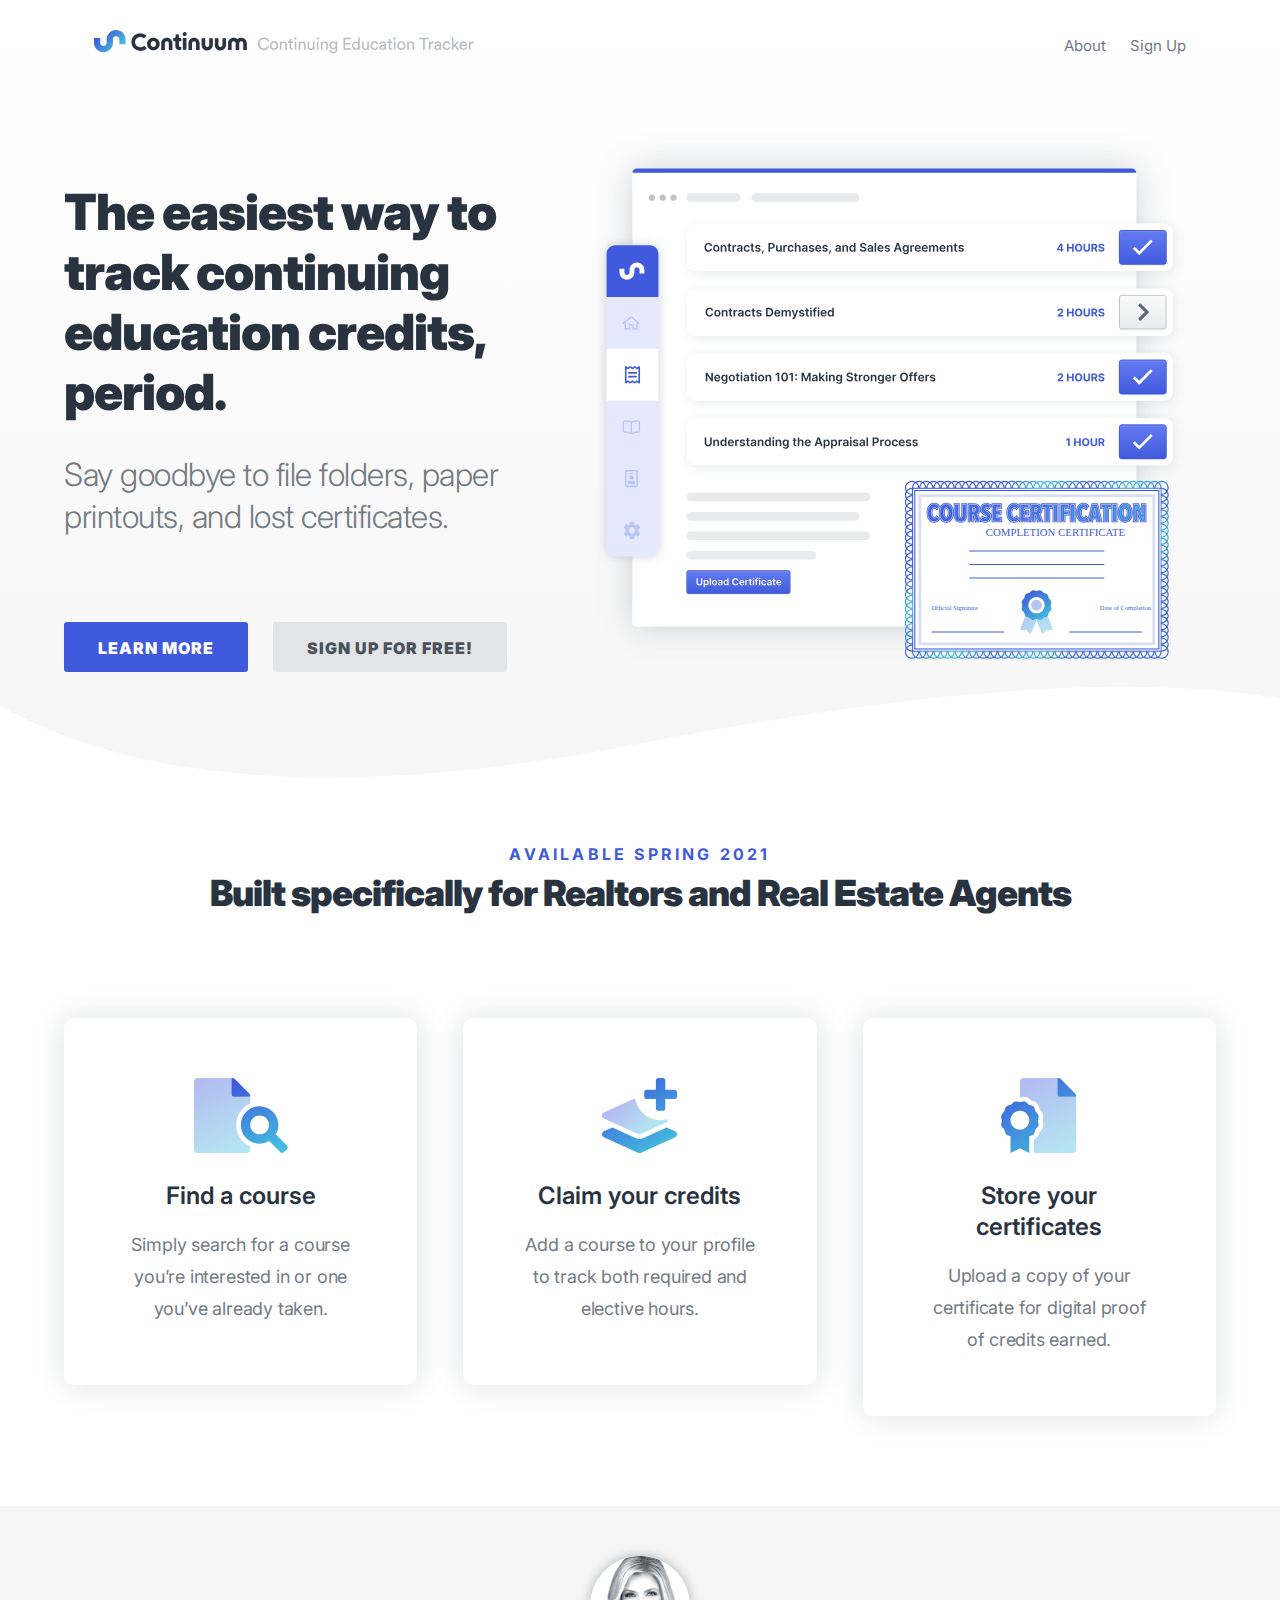
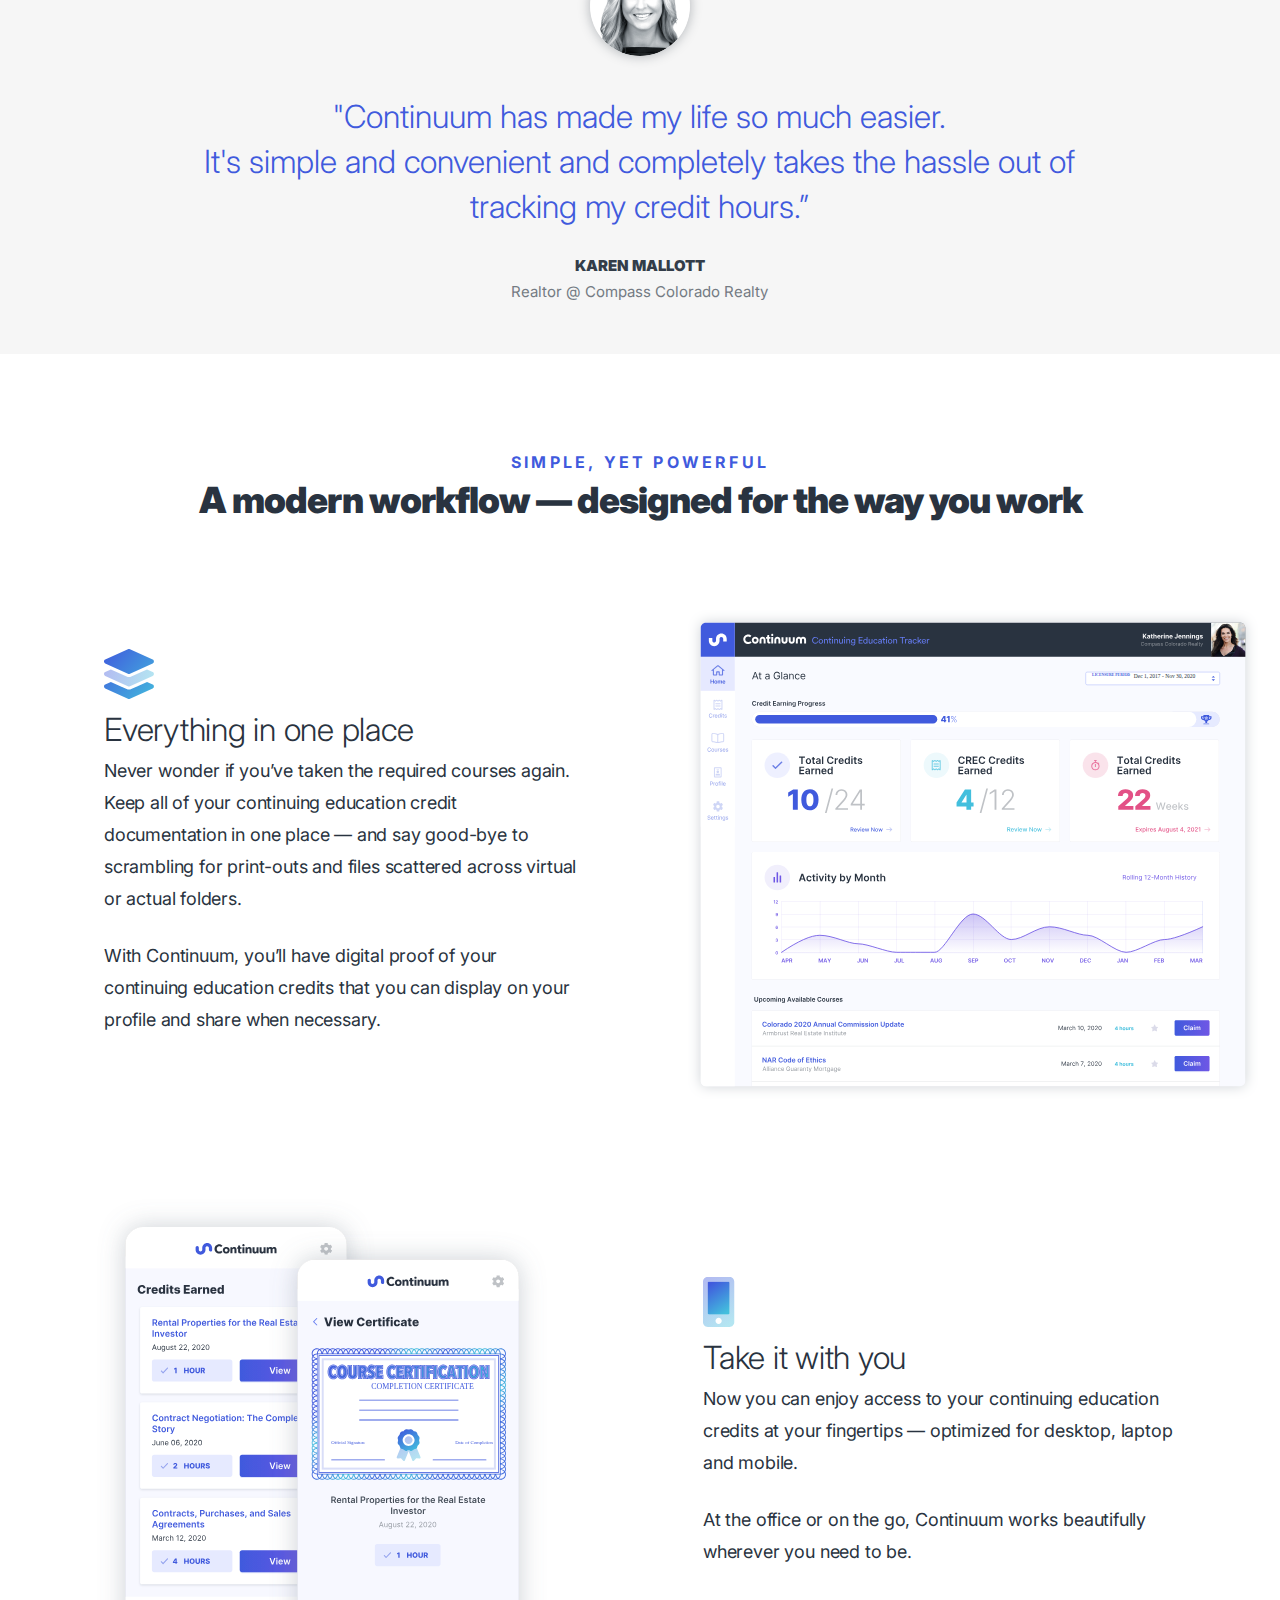
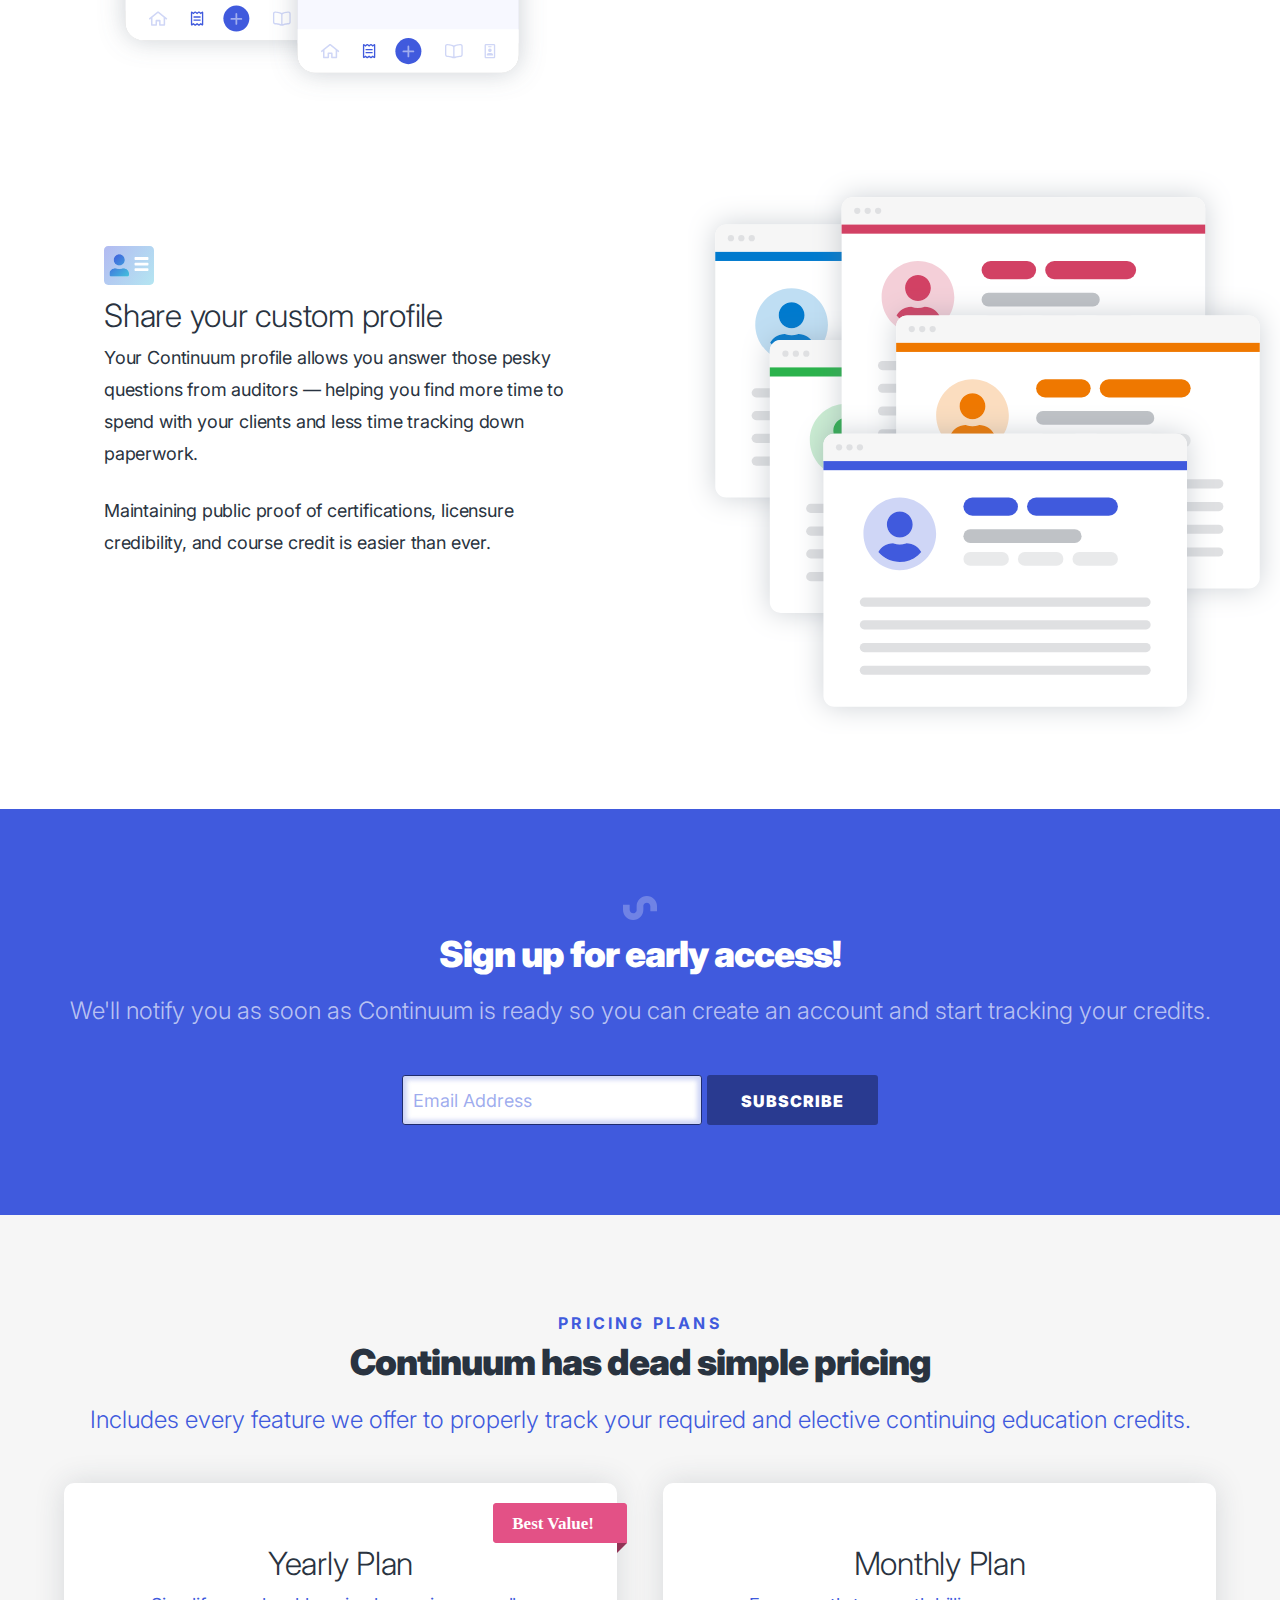
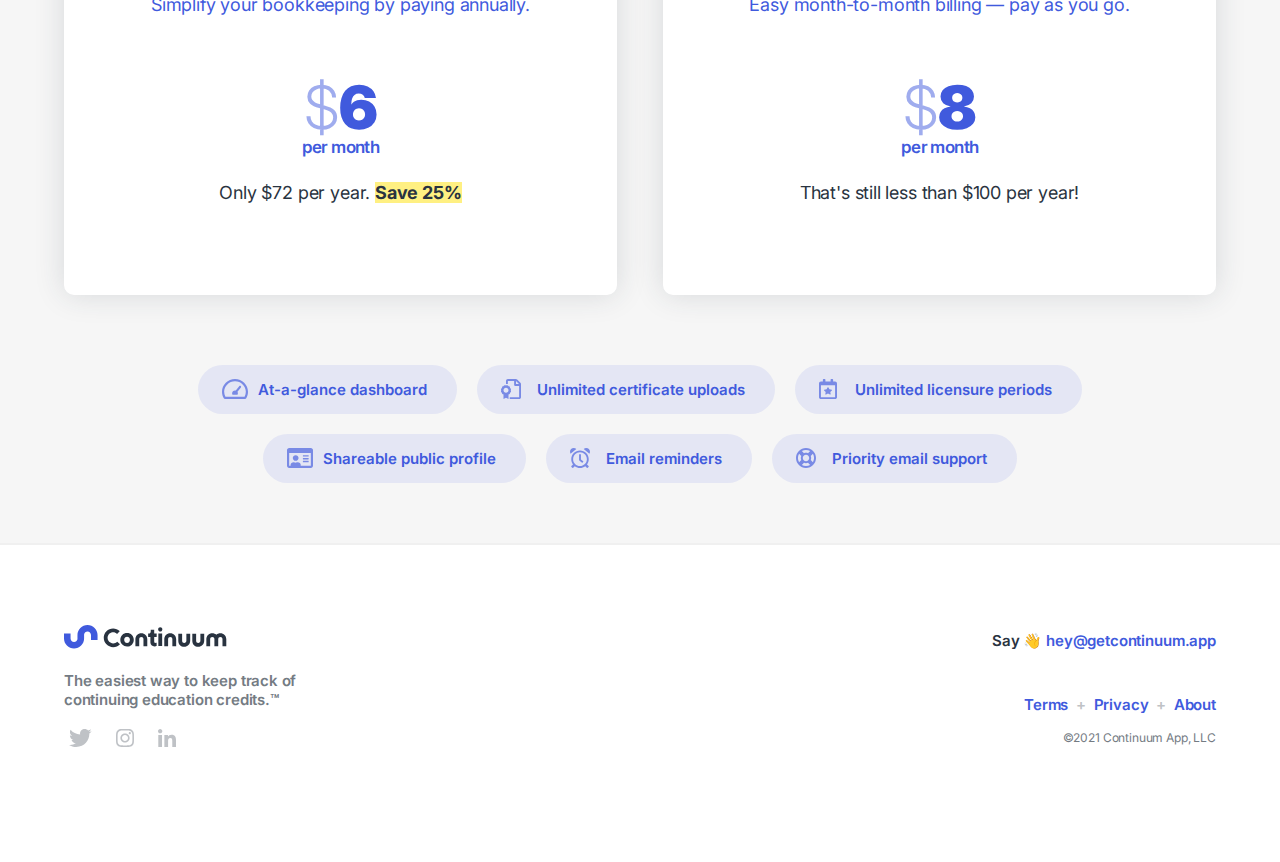
<file: index.html>
<!DOCTYPE html>
<html lang="en">
<head>

  <!-- Basic Page Needs
  –––––––––––––––––––––––––––––––––––––––––––––––––– -->
  	<meta charset="utf-8">
  	<title>Continuum &#8212; The easiest way to keep track of continuing education credits.</title>
  	<meta name="description" content="An app to track continuing education credit hours, built specifically for the real estate industry.">
  	<meta name="author" content="Continuum">
	<link rel="canonical" href="http://getcontinuum.app">
	<meta property="og:site_name" content="http://getcontinuum.app">
	<meta property="og:title" content="The easiest way to keep track of continuing education credits.">
	<meta property="og:url" content="http://getcontinuum.app">
	<meta property="og:type" content="website">
	<meta property="og:image" content="http://getcontinuum.app/images/social.png">
	<meta name="twitter:image:alt" content="An app to track continuing education credit hours, built specifically for the real estate industry.">
	<meta itemprop="name" content="Continuum">
	<meta itemprop="url" content="http://getcontinuum.app">
	<meta name="twitter:title" content="An app to track continuing education credit hours, built specifically for the real estate industry.">
	<meta name="twitter:url" content="http://getcontinuum.app">
	<meta name="twitter:card" content="summary_large_image">

  <!-- Mobile Specific Metas
  –––––––––––––––––––––––––––––––––––––––––––––––––– -->
  <meta name="viewport" content="width=device-width, initial-scale=1">

  <!-- FONT
  –––––––––––––––––––––––––––––––––––––––––––––––––– -->
  <link rel="preconnect" href="https://fonts.gstatic.com">
  <link href="https://fonts.googleapis.com/css2?family=Inter:wght@300;400;600;700;900&display=swap" rel="stylesheet">

  <!-- CSS
  –––––––––––––––––––––––––––––––––––––––––––––––––– -->
  <link rel="stylesheet" href="/css/normalize.css">
  <link rel="stylesheet" href="/css/framework.css">
  <link rel="stylesheet" href="/css/style.css">

  <!-- Favicon
  –––––––––––––––––––––––––––––––––––––––––––––––––– -->
  <link rel="icon" type="image/png" href="/images/favicon.png">

</head>


<body>

  <!-- Primary Page Layout
  –––––––––––––––––––––––––––––––––––––––––––––––––– -->
  
<header class="full" id="_">

	<nav class="contain-her">
		<div class="row">
			<div class="six columns">
				<a href="/"><img src="/images/logo-tag-alpha.svg" alt="Continuum Logo with tagline" class="logo" /></a>
			</div>
			<div class="six columns">
				<ul>
					<li><a href="/about/index.html">About</a></li>
					<li><a href="/index.html#signup-form">Sign Up</a></li>
				</ul>
			</div>
		</div>
	</nav>
	
	<div class="contain-her hero">
		<div class="row">
			<div class="six columns">
				<h1>The easiest way to track continuing education credits, period.</h1>

				<p>Say goodbye to file folders, paper printouts, and lost certificates.</p>

				<div class="button-row">
					<a class="button" href="#features">Learn More</a>&nbsp;&nbsp;&nbsp;&nbsp;&nbsp;<a class="button button-shade" href="#signup-form">Sign Up for Free!</a>
				</div>
			</div>
			<div class="six columns">
				<img src="/images/illo-home.svg" alt="Screenshot of UI montage emulating Continuum app." class="lift" />&nbsp;
			</div>
		</div>
	</div>
	
<svg width="1855px" height="170px" viewBox="0 0 1855 170" version="1.1" xmlns="http://www.w3.org/2000/svg" xmlns:xlink="http://www.w3.org/1999/xlink" class="responsive">
    <title>wave-border</title>
    <g id="wave-border" stroke="none" stroke-width="1" fill="none" fill-rule="evenodd">
        <path d="M0,170.328837 L1855,170.328837 L1855,24.3288366 C1648.26563,-12.4045159 1339.09896,9.26215076 927.5,89.3288366 C515.901042,169.395522 206.734375,151.062189 0,34.3288366 L0,170.328837 Z" id="Rectangle" fill="#FFFFFF"></path>
    </g>
</svg>
</header><!-- end of blue wave hero -->


<section class="key-points">
	<div class="contain-her">
		<div class="row">
			<div class="twelve columns">
				
				<h6>Available Spring 2021</h6>	
				<h2>Built specifically for Realtors and Real Estate Agents</h2><br /><br />
				
				<div class="row">
					<div class="four columns">
						<article class="point-box">
							<img src="/images/illo-find.svg" alt="Icon of magnifying glass" />
							<h4>Find a course</h4>
							<p>Simply search for a course you’re interested in or one you’ve already taken.</p>
						</article>
					</div>
				
					<div class="four columns">
						<article class="point-box">
							<img src="/images/illo-add.svg" alt="Icon of a layer being added to a stack" />
							<h4>Claim your credits</h4>
							<p>Add a course to your profile to track both required and elective hours.</p>
						</article>
					</div>
				
					<div class="four columns">
						<article class="point-box">
							<img src="/images/illo-cert.svg" alt="Icon representing a certificate" />
							<h4>Store your certificates</h4>
							<p>Upload a copy of your certificate for digital proof of credits earned.</p>
						</article>
					</div>
				
				<!--<div class="row">
					<div class="twelve columns">
						<article class="social-proof">
							<h5>Endorsed by leaders in the Real Estate industry</h5>
							<p>logos here</p>
						</article>
					</div>
				</div>-->
			</div>
		</div>
	</div>
</section>

<section class="quotes">
	<div class="contain-her">
		<div class="row">
			<div class="one column">
				&nbsp;
			</div>
			<div class="ten columns">
				<article class="customer-quote">
					<img src="/images/quote-photo-karen.png" alt="Photo of customer" />
					<blockquote>"Continuum has made my life so much easier.<br /> 
						It's simple and convenient and completely takes the hassle out of tracking my credit hours.”</blockquote>
					<cite><strong>Karen Mallott</strong> Realtor @ Compass Colorado Realty</cite>
				</article>	
			</div>
			<div class="one column">
				&nbsp;
			</div>
		</div>
	</div>
</section>


<section class="value-props">	
	<div class="contain-her">
		<div class="row">
			<div class="twelve columns">
				
				<h6>Simple, yet powerful</h6>				
				<h2 id="features">A modern workflow — designed for the way you work</h2><br /><br />
				
				<article class="prop">
					<div class="row">
						<div class="six columns prop-oneplace">
							<div class="prop-copy">
								<h3>Everything in one place</h3>
								<p>Never wonder if you’ve taken the required courses again. Keep all of your continuing education credit documentation in one place — and say good-bye to scrambling for print-outs and files scattered across virtual or actual folders.</p>
								<p>With Continuum, you’ll have digital proof of your continuing education credits that you can display on your profile and share when necessary.</p>
							</div>
						</div>

						<div class="six columns">
							<img src="/images/illo-homescreen.svg" alt="screenshot of Continuum dashboard" width="570" class="prop-img" />
						</div>
					</div>
				</article>
				
				<article class="prop-alt">
					<div class="row">
						<div class="six columns">
							<img src="/images/illo-mobilescreens.svg" alt="screenshot collage of Continuum mobile views" width="467" class="prop-img" />
						</div>
						
						<div class="six columns prop-mobile">
							<div class="prop-copy">
								<h3>Take it with you</h3>
								<p>Now you can enjoy access to your continuing education credits at your fingertips — optimized for desktop, laptop and mobile.</p>
								<p>At the office or on the go, Continuum works beautifully wherever you need to be.</p>
							</div>
						</div>
					</div>
				</article>
	
				<article class="prop">
					<div class="row">
						<div class="six columns prop-share">
							<div class="prop-copy">
								<h3>Share your custom profile</h3>
								<p>Your Continuum profile allows you answer those pesky questions from auditors — helping you find more time to spend with your clients and less time tracking down paperwork.</p>
								<p>Maintaining public proof of certifications, licensure credibility, and course credit is easier than ever. </p>
							</div>
						</div>
						
						<div class="six columns">
							<img src="/images/illo-profiles.svg" alt="collage of profile thumbnails" width="599" class="prop-img" />
						</div>
					</div>
				</article>
				
			</div>
		</div>
	</div>
</section>

<section class="signup">
	<div class="contain-her">
		<div class="row">
			<div class="twelve columns">
				<h2 id="signup-form">Sign up for early access!</h2>
				<h4>We'll notify you as soon as Continuum is ready so you can create an account and start tracking your credits.</h4>
			</div>
			
		<!-- Begin Mailchimp Signup Form -->
			<div id="mc_embed_signup" class="row">
			<form action="https://app.us7.list-manage.com/subscribe/post?u=857158ff9d3e7323897b8447c&amp;id=c9996f1285" method="post" id="mc-embedded-subscribe-form" name="mc-embedded-subscribe-form" class="validate" target="_blank" novalidate>
				
				<div id="mc_embed_signup_scroll" class="twelve columns">
					<div class="mc-field-group">
						<input type="email" value="" name="EMAIL" class="required email" placeholder="Email Address" id="mce-EMAIL">
						<input type="submit" value="Subscribe" name="subscribe" id="mc-embedded-subscribe" class="button">	
					</div>
					<div id="mce-responses" class="clear">
						<div class="response" id="mce-error-response" style="display:none"></div>
						<div class="response" id="mce-success-response" style="display:none"></div>
					</div><!-- real people should not fill this in and expect good things - do not remove this or risk form bot signups-->
					
					<div style="position: absolute; left: -5000px;" aria-hidden="true">
						<input type="text" name="b_857158ff9d3e7323897b8447c_c9996f1285" tabindex="-1" value="">
					</div>
			    </div>
			    
			</form>
			</div>
			
		<!--End mc_embed_signup-->
			
		</div>
	</div>
</section>
				

<section class="pricing">
	<div class="contain-her">
		<div class="row">
			<div class="twelve columns">
						
					<h6>Pricing Plans</h6>			
					<h2>Continuum has dead simple pricing</h2>
					<h4>Includes every feature we offer to properly track your required and elective continuing education credits.</h4>
					
					<div class="row">
						<div class="six columns">
							<article class="plan-b">
								<h3>Yearly Plan</h3>
								<p class="description">Simplify your bookkeeping by paying annually.</p>
								<p class="price"><span>$</span>6 <em>per month</em></p>
								<p class="annualized">Only $72 per year. <strong>Save 25%</strong></p>
								<!--<a class="button"><strong>Start a FREE 30-day trial</strong> Pay today and get the first month free!</a>-->
								<img src="/images/discount-flag.svg" alt="Best Value! Save 25%" class="discount-flag" />
							</article>
						</div>
				
						<div class="six columns">
							<article class="plan-a">
								<h3>Monthly Plan</h3>
								<p class="description">Easy month-to-month billing — pay as you go.</p>
								<p class="price"><span>$</span>8 <em>per month</em></p>
								<p class="annualized">That's still less than $100 per year!</p>
								<!--<a class="button"><strong>Start a FREE 30-day trial</strong> Pay today and get the first month free!</a>-->
							</article>
						</div>
					</div>
			</div>
		</div>
		
		<aside class="pricing-includes">
			<span class="tag dashboard">At-a-glance dashboard</span>
			<span class="tag uploads">Unlimited certificate uploads</span>
			<span class="tag license-periods">Unlimited licensure periods</span>
			<span class="tag profile-share">Shareable public profile</span>
			<span class="tag reminders">Email reminders</span>
			<span class="tag support">Priority email support</span>
		</aside>
		
	</div>
</section>

<section class="footer">
	<div class="contain-her">
		<div class="row">
			<div class="six columns">
				<p><a href="/"><img src="/images/logo-color.svg" class="logo" alt="Continuum logo" /></a>
				<span class="tagline">The easiest way to keep track of<br /> continuing education credits.&trade;</span>
				<span class="social"><a href="https://twitter.com/getcontinuum"><img src="/images/social-twitter.svg" alt="Twitter" /></a>&nbsp;&nbsp;&nbsp;<a href="https://instagram.com/getcontinuum"><img src="/images/social-instagram.svg" alt="Instagram" /></a>&nbsp;&nbsp;&nbsp;<a href="https://linkedin.com/getcontinuum"><img src="/images/social-linkedin.svg" alt="LinkedIn" /></a></span>
				</p>
			</div>
		
			<div class="six columns">
				<p class="fodder">
					Say 👋 <a href="mailto:hey@getcontinuum.app">hey@getcontinuum.app</a>
					<br /><br />
					<a href="/policies/">Terms</a>&nbsp;&nbsp;<span>+</span>&nbsp;&nbsp;<a href="/policies/privacy.html">Privacy</a>&nbsp;&nbsp;<span>+</span>&nbsp;&nbsp;<a href="/about/">About</a>
					<br />
					<small>&copy;2021 Continuum App, LLC</small>
				</p>
			</div>
		</div>
	</div>
</section>

<!-- End Document
  –––––––––––––––––––––––––––––––––––––––––––––––––– -->
</body>
</html>
</file>
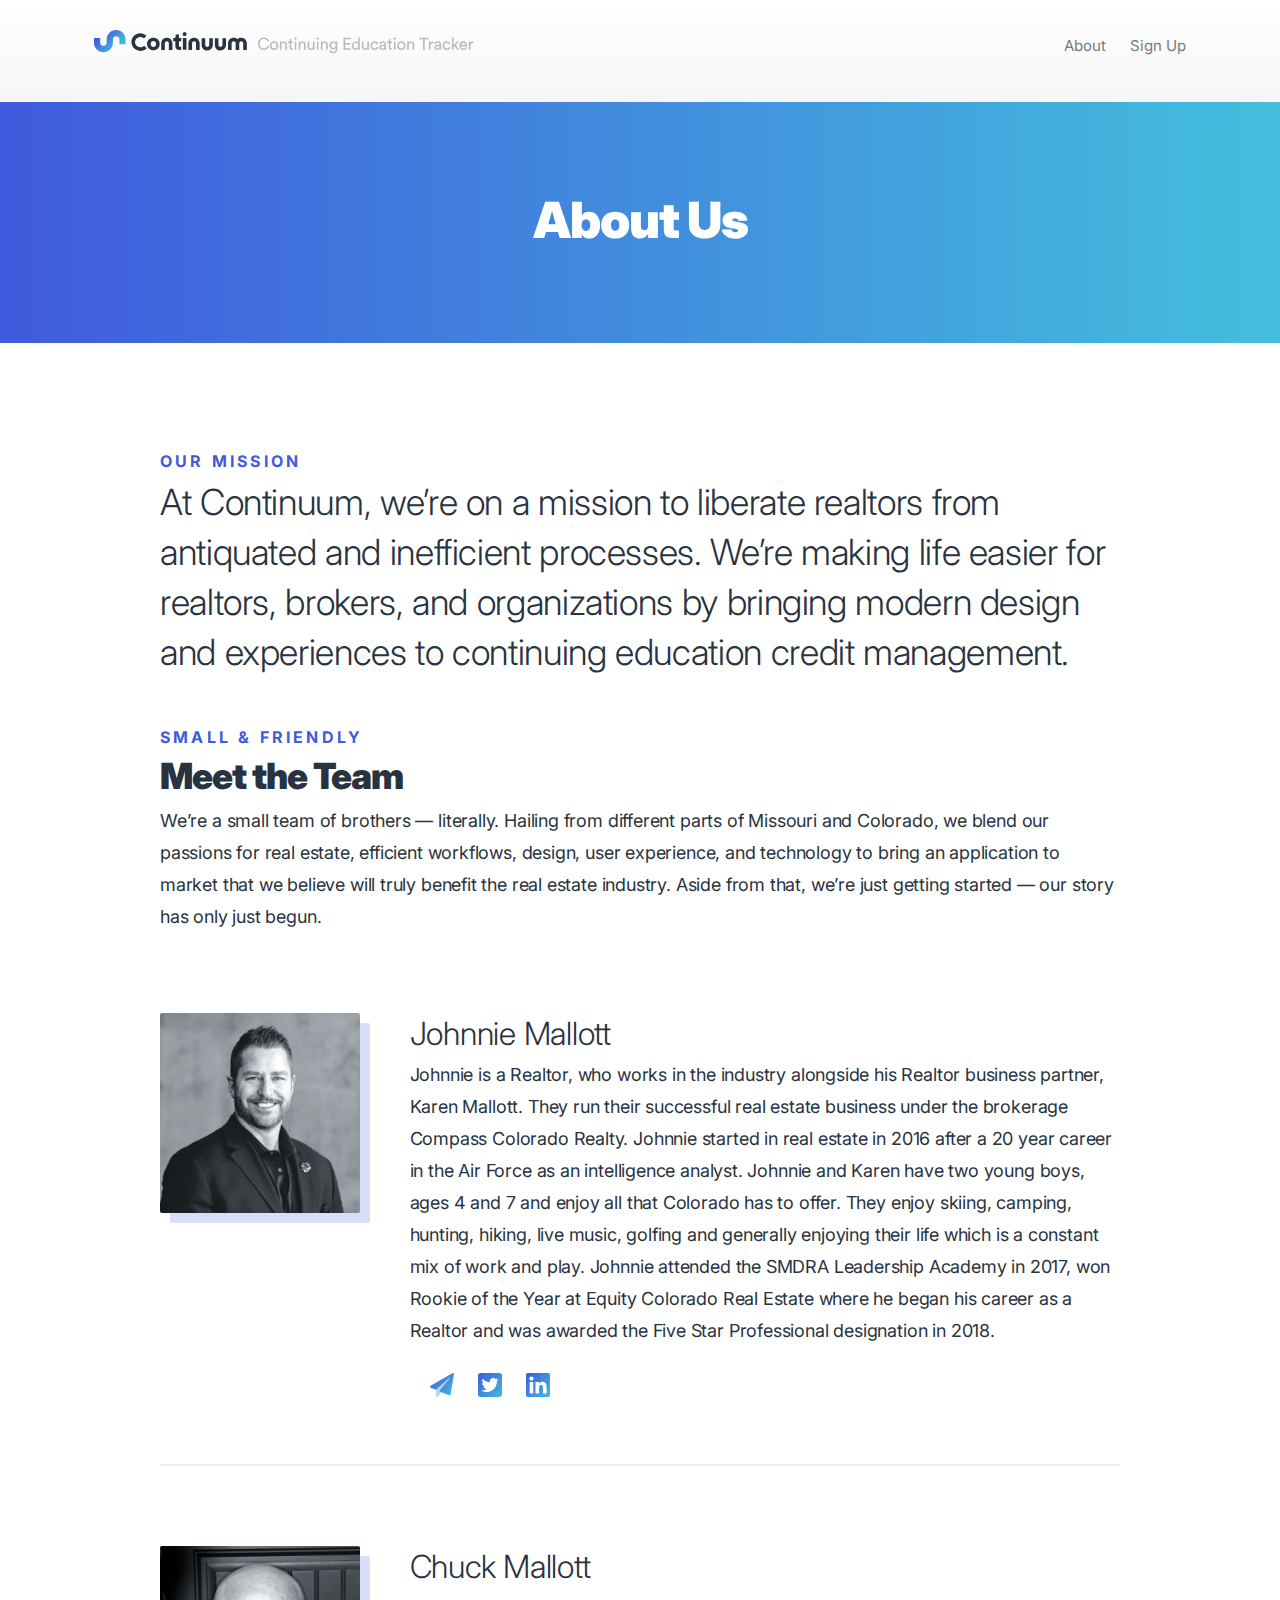
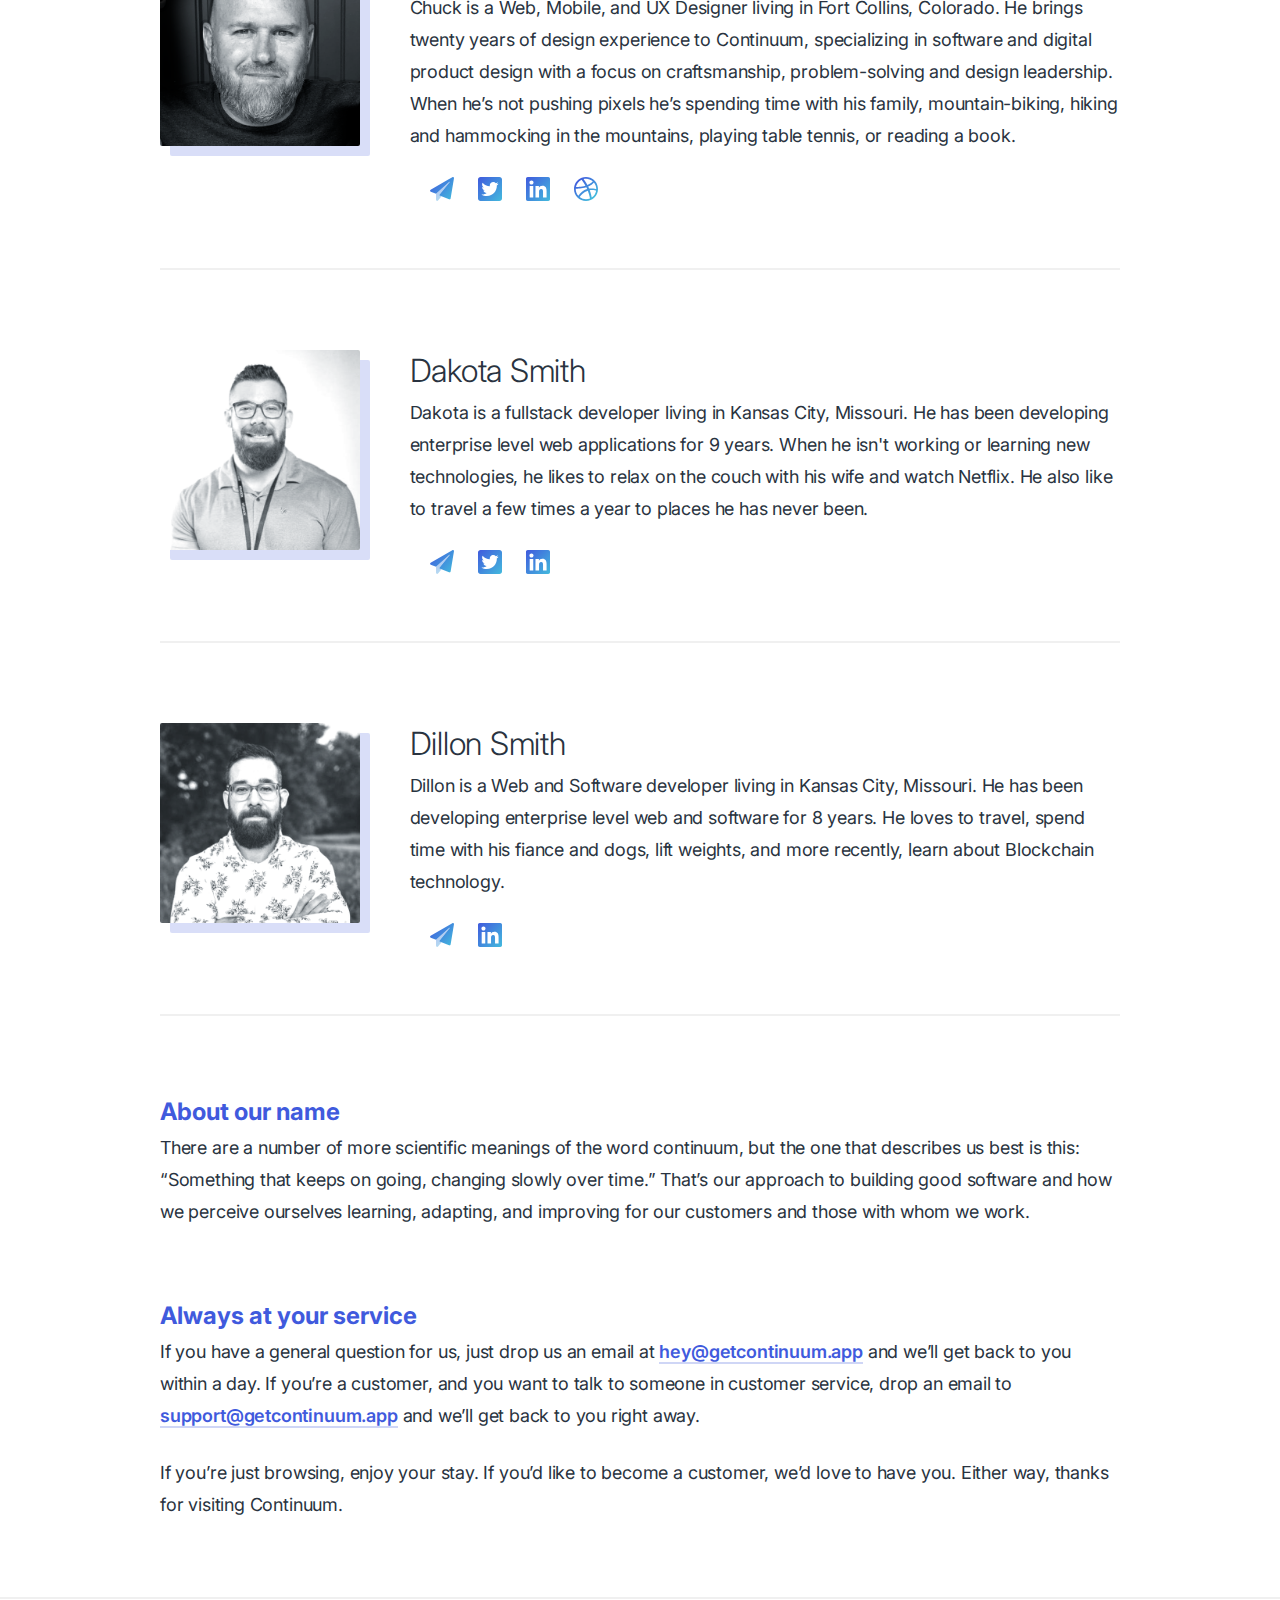
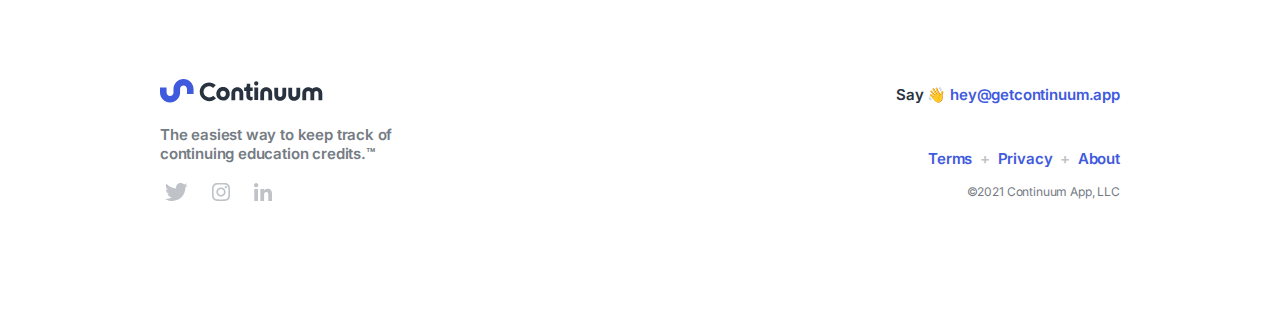
<file: about/index.html>
<!DOCTYPE html>
<html lang="en">
<head>

  <!-- Basic Page Needs
  –––––––––––––––––––––––––––––––––––––––––––––––––– -->
  	<meta charset="utf-8">
  	<title>Continuum &#8212; The easiest way to keep track of continuing education credits.</title>
  	<meta name="description" content="An app to track continuing education credit hours, built specifically for the real estate industry.">
  	<meta name="author" content="Continuum">
	<link rel="canonical" href="http://getcontinuum.app">
	<meta property="og:site_name" content="http://getcontinuum.app">
	<meta property="og:title" content="The easiest way to keep track of continuing education credits.">
	<meta property="og:url" content="http://getcontinuum.app">
	<meta property="og:type" content="website">
	<meta property="og:image" content="http://getcontinuum.app/images/social.png">
	<meta name="twitter:image:alt" content="An app to track continuing education credit hours, built specifically for the real estate industry.">
	<meta itemprop="name" content="Continuum">
	<meta itemprop="url" content="http://getcontinuum.app">
	<meta name="twitter:title" content="An app to track continuing education credit hours, built specifically for the real estate industry.">
	<meta name="twitter:url" content="http://getcontinuum.app">
	<meta name="twitter:card" content="summary_large_image">
	<meta name="description" content="An app to track continuing education credit hours, built specifically for the real estate industry.">

  <!-- Mobile Specific Metas
  –––––––––––––––––––––––––––––––––––––––––––––––––– -->
  <meta name="viewport" content="width=device-width, initial-scale=1">

  <!-- FONT
  –––––––––––––––––––––––––––––––––––––––––––––––––– -->
  <link rel="preconnect" href="https://fonts.gstatic.com">
  <link href="https://fonts.googleapis.com/css2?family=Inter:wght@300;400;600;700;900&display=swap" rel="stylesheet">

  <!-- CSS
  –––––––––––––––––––––––––––––––––––––––––––––––––– -->
  <link rel="stylesheet" href="/css/normalize.css">
  <link rel="stylesheet" href="/css/framework.css">
  <link rel="stylesheet" href="/css/style.css">

  <!-- Favicon
  –––––––––––––––––––––––––––––––––––––––––––––––––– -->
  <link rel="icon" type="image/png" href="/images/favicon.png">

</head>


<body>

  <!-- Primary Page Layout
  –––––––––––––––––––––––––––––––––––––––––––––––––– -->
  
<header class="full" id="_">

	<nav class="contain-her">
		<div class="row">
			<div class="six columns">
				<a href="/"><img src="/images/logo-tag-alpha.svg" alt="Continuum Logo with tagline" class="logo" /></a>
			</div>
			<div class="six columns">
				<ul>
					<li><a href="about/index.html">About</a></li>
					<li><a href="/index.html#signup-form">Sign Up</a></li>
				</ul>
			</div>
	</nav>
	
</header>


<section class="textual">
	
	<div class="full mast">
		<h1>About Us</h1>
	</div>
	
	<div class="contain-her-more">
		<div class="row">
			<div class="twelve columns">
				
				<h6>Our Mission</h6>
				<p class="loud ">At Continuum, we’re on a mission to liberate realtors from antiquated and inefficient processes. We’re making life easier for realtors, brokers, and organizations by bringing modern design and experiences to continuing education credit management.</p>
				
				<h6>Small & Friendly</h6>
				<h2>Meet the Team</h2>
				<p>We’re a small team of brothers — literally. Hailing from different parts of Missouri and Colorado, we blend our passions for real estate, efficient workflows, design, user experience, and technology to bring an application to market that we believe will truly benefit the real estate industry. Aside from that, we’re just getting started — our story has only just begun.</p>
				
				
				<div class="row roster">
					<div class="three columns">
						<img src="/images/johnnie.png" alt="Photo of Johnnie Mallott" width="200px" class="photo-border" />
					</div>
					<div class="nine columns">
						<h3>Johnnie Mallott</h3>
						<p>Johnnie is a Realtor, who works in the industry alongside his Realtor business partner, Karen Mallott. They run their successful real estate business under the brokerage Compass Colorado Realty. Johnnie started in real estate in 2016 after a 20 year career in the Air Force as an intelligence analyst. Johnnie and Karen have two young boys, ages 4 and 7 and enjoy all that Colorado has to offer. They enjoy skiing, camping, hunting, hiking, live music, golfing and generally enjoying their life which is a constant mix of work and play. Johnnie attended the SMDRA Leadership Academy in 2017, won Rookie of the Year at Equity Colorado Real Estate where he began his career as a Realtor and was awarded the Five Star Professional designation in 2018.</p>
						<ul class="social-icons">
							<li><a href="mailto:johnnie@getcontinuum.app"><img src="/images/illo-social-mail.svg" alt="Email Johnnie" width="24" /></a></li>
							<li><a href="https://twitter.com/johnniemallott"><img src="/images/illo-social-twitter.svg" alt="Visit Johnnie Twitter profile" width="24" /></a></li>
							<li><a href="https://www.linkedin.com/in/johnniemallott/"><img src="/images/illo-social-linkedin.svg" alt="Connect with Johnnie on LinkedIn" width="24" /></a></li>
						</ul>
					</div>
				</div>


				<div class="row roster">
					<div class="three columns">
						<img src="/images/chuck.png" alt="Photo of Chuck Mallott" width="200px" class="photo-border" />
					</div>
					<div class="nine columns">
						<h3>Chuck Mallott</h3>
						<p>Chuck is a Web, Mobile, and UX Designer living in Fort Collins, Colorado. He brings twenty years of design experience to Continuum, specializing in software and digital product design with a focus on craftsmanship, problem-solving and design leadership. When he’s not pushing pixels he’s spending time with his family, mountain-biking, hiking and hammocking in the mountains, playing table tennis, or reading a book.</p>
						<ul class="social-icons">
							<li><a href="mailto:chuck@getcontinuum.app"><img src="/images/illo-social-mail.svg" alt="Email Chuck" width="24" /></a></li>
							<li><a href="http://twitter.com/chuckmallott"><img src="/images/illo-social-twitter.svg" alt="Visit Chuck's Twitter profile" width="24" /></a></li>
							<li><a href="http://linkedin.com/in/chuckmallott"><img src="/images/illo-social-linkedin.svg" alt="Connect with Chuck on LinkedIn" width="24" /></a></li>
							<li><a href="http://dribbble.com/chuck"><img src="/images/illo-social-dribbble.svg" alt="See Chuck's Dribbble profile" width="24" /></a></li>
						</ul>
					</div>
				</div>


				<div class="row roster">
					<div class="three columns">
						<img src="/images/dakota.png" alt="Photo of Dakota Smith" width="200px" class="photo-border" />
					</div>
					<div class="nine columns">
						<h3>Dakota Smith</h3>
						<p>Dakota is a fullstack developer living in Kansas City, Missouri. He has been developing enterprise level web applications for 9 years. When he isn't working or learning new technologies, he likes to relax on the couch with his wife and watch Netflix. He also like to travel a few times a year to places he has never been.</p>
						<ul class="social-icons">
							<li><a href="mailto:dakota@getcontinuum.app"><img src="/images/illo-social-mail.svg" alt="Email Dakota" width="24" /></a></li>
							<li><a href="/"><img src="/images/illo-social-twitter.svg" alt="Visit Dakota's Twitter profile" width="24" /></a></li>
							<li><a href="https://www.linkedin.com/in/dakota-smith-a855b230/"><img src="/images/illo-social-linkedin.svg" alt="Connect with Dakota on LinkedIn" width="24" /></a></li>
						</ul>
					</div>
				</div>
				
				
				<div class="row roster">
					<div class="three columns">
						<img src="/images/dillon.png" alt="Photo of Dillon Smith" width="200px" class="photo-border" />
					</div>
					<div class="nine columns">
						<h3>Dillon Smith</h3>
						<p>Dillon is a Web and Software developer living in Kansas City, Missouri. He has been developing enterprise level web and software for 8 years. He loves to travel, spend time with his fiance and dogs, lift weights, and more recently, learn about Blockchain technology.</p>
						<ul class="social-icons">
							<li><a href="mailto:dillon@getcontinuum.app"><img src="/images/illo-social-mail.svg" alt="Email Dillon" width="24" /></a></li>
							<li><a href="https://www.linkedin.com/in/dillonosmith/"><img src="/images/illo-social-linkedin.svg" alt="Connect with Dillon on LinkedIn" width="24" /></a></li>
						</ul>
					</div>
				</div>
				
				<h4>About our name</h4>
				
				<p>There are a number of more scientific meanings of the word continuum, but the one that describes us best is this: “Something that keeps on going, changing slowly over time.” That’s our approach to building good software and how we perceive ourselves learning, adapting, and improving for our customers and those with whom we work.</p>
					
				
				<h4>Always at your service</h4>
				<p>If you have a general question for us, just drop us an email at <a href="mailto:hey@getcontinuum.app">hey@getcontinuum.app</a> and we’ll get back to you within a day. If you’re a customer, and you want to talk to someone in customer service, drop an email to <a href="mailto:support@getcontinuum.app">support@getcontinuum.app</a> and we’ll get back to you right away.</p>
				<p>If you’re just browsing, enjoy your stay. If you’d like to become a customer, we’d love to have you. Either way, thanks for visiting Continuum.</p>
				
			</div>
	</div>
</section>


<section class="footer">
	<div class="contain-her-more">
		<div class="row">
			<div class="six columns">
				<p><a href="/"><img src="/images/logo-color.svg" class="logo" alt="Continuum logo" /></a>
				<span class="tagline">The easiest way to keep track of<br /> continuing education credits.&trade;</span>
				<span class="social"><a href="https://twitter.com/getcontinuum"><img src="/images/social-twitter.svg" alt="Twitter" /></a>&nbsp;&nbsp;&nbsp;<a href="https://instagram.com/getcontinuum"><img src="/images/social-instagram.svg" alt="Instagram" /></a>&nbsp;&nbsp;&nbsp;<a href="https://linkedin.com/getcontinuum"><img src="/images/social-linkedin.svg" alt="LinkedIn" /></a></span>
				</p>
			</div>
		
			<div class="six columns">
				<p class="fodder">
					Say 👋 <a href="mailto:hey@getcontinuum.app">hey@getcontinuum.app</a>
					<br /><br />
					<a href="/policies/">Terms</a>&nbsp;&nbsp;<span>+</span>&nbsp;&nbsp;<a href="/policies/privacy.html">Privacy</a>&nbsp;&nbsp;<span>+</span>&nbsp;&nbsp;<a href="/about/">About</a>
					<br />
					<small>&copy;2021 Continuum App, LLC</small>
				</p>
			</div>
		</div>
	</div>
</section>

<!-- End Document
  –––––––––––––––––––––––––––––––––––––––––––––––––– -->
</body>
</html>
</file>
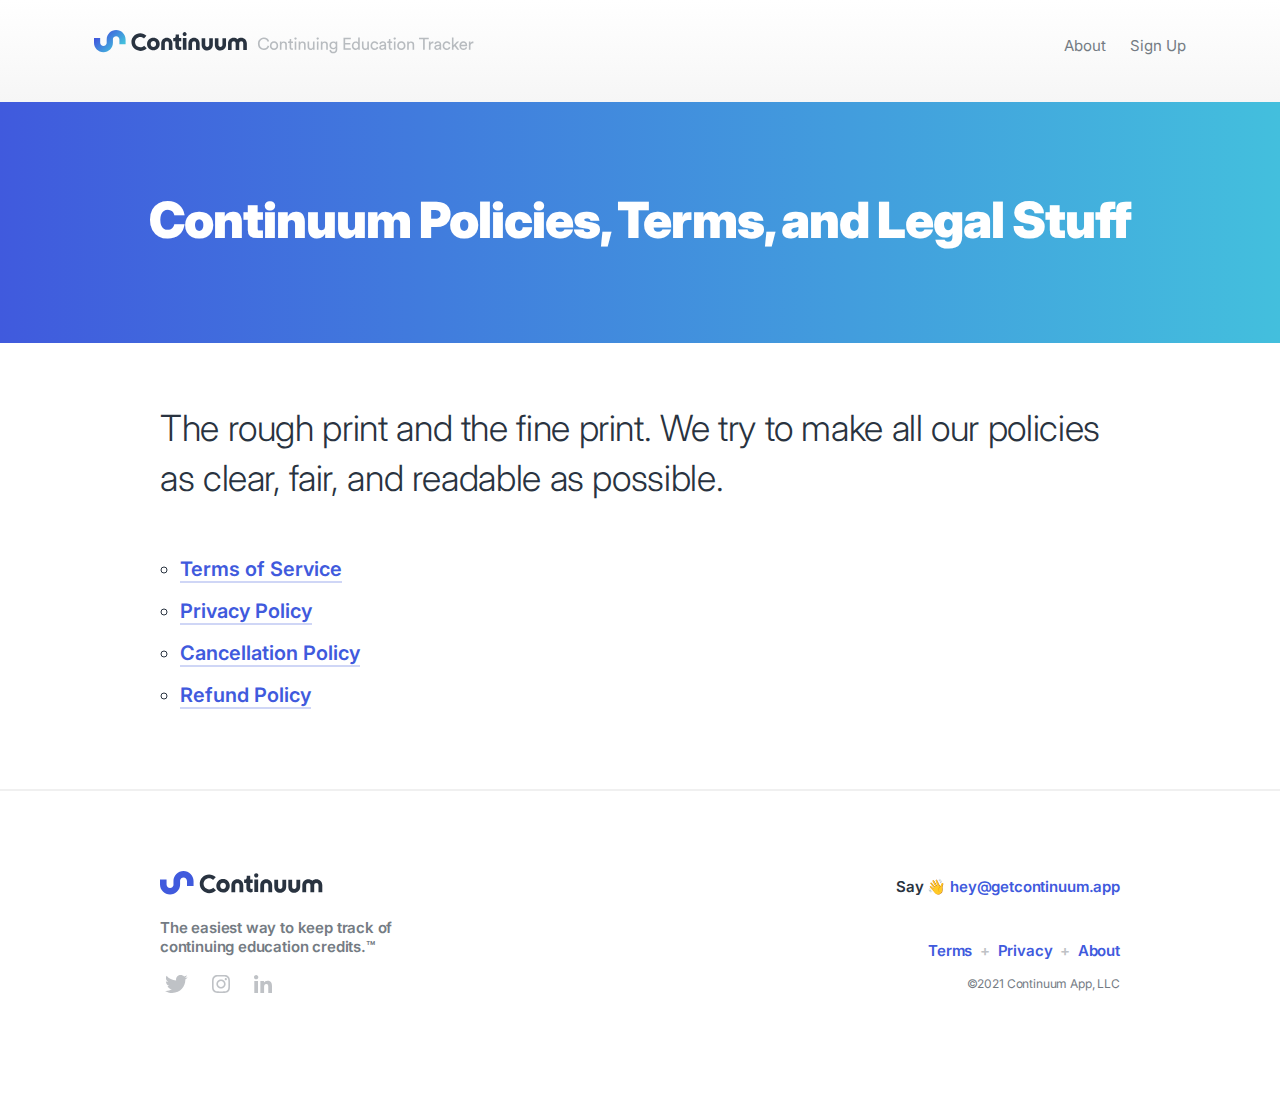
<file: policies/index.html>
<!DOCTYPE html>
<html lang="en">
<head>

  <!-- Basic Page Needs
  –––––––––––––––––––––––––––––––––––––––––––––––––– -->
  	<meta charset="utf-8">
  	<title>Continuum &#8212; The easiest way to keep track of continuing education credits.</title>
  	<meta name="description" content="An app to track continuing education credit hours, built specifically for the real estate industry.">
  	<meta name="author" content="Continuum">
	<link rel="canonical" href="http://getcontinuum.app">
	<meta property="og:site_name" content="http://getcontinuum.app">
	<meta property="og:title" content="The easiest way to keep track of continuing education credits.">
	<meta property="og:url" content="http://getcontinuum.app">
	<meta property="og:type" content="website">
	<meta property="og:image" content="http://getcontinuum.app/images/social-sharing/thumbnail.png">
	<meta name="twitter:image:alt" content="An app to track continuing education credit hours, built specifically for the real estate industry.">
	<meta itemprop="name" content="Continuum">
	<meta itemprop="url" content="http://getcontinuum.app">
	<meta name="twitter:title" content="An app to track continuing education credit hours, built specifically for the real estate industry.">
	<meta name="twitter:url" content="http://getcontinuum.app">
	<meta name="twitter:card" content="summary_large_image">
	<meta name="description" content="An app to track continuing education credit hours, built specifically for the real estate industry.">

  <!-- Mobile Specific Metas
  –––––––––––––––––––––––––––––––––––––––––––––––––– -->
  <meta name="viewport" content="width=device-width, initial-scale=1">

  <!-- FONT
  –––––––––––––––––––––––––––––––––––––––––––––––––– -->
  <link rel="preconnect" href="https://fonts.gstatic.com">
  <link href="https://fonts.googleapis.com/css2?family=Inter:wght@300;400;600;700;900&display=swap" rel="stylesheet">

  <!-- CSS
  –––––––––––––––––––––––––––––––––––––––––––––––––– -->
  <link rel="stylesheet" href="/css/normalize.css">
  <link rel="stylesheet" href="/css/framework.css">
  <link rel="stylesheet" href="/css/style.css">

  <!-- Favicon
  –––––––––––––––––––––––––––––––––––––––––––––––––– -->
  <link rel="icon" type="image/png" href="/images/favicon.png">

</head>


<body>

  <!-- Primary Page Layout
  –––––––––––––––––––––––––––––––––––––––––––––––––– -->
  
<header class="full" id="_">

	<nav class="contain-her">
		<div class="row">
			<div class="six columns">
				<a href="/"><img src="/images/logo-tag-alpha.svg" alt="Continuum Logo with tagline" class="logo" /></a>
			</div>
			<div class="six columns">
				<ul>
					<li><a href="/about/">About</a></li>
					<li><a href="/index.html#signup-form">Sign Up</a></li>
				</ul>
			</div>
	</nav>
	
</header>


<section class="textual">
	
	<div class="full mast">
		<h1>Continuum Policies, Terms, and Legal Stuff</h1>
	</div>
	
	<div class="contain-her-more">
		<div class="row">
			<div class="twelve columns">
				
				<p class="loud ">The rough print and the fine print. We try to make all our policies as clear, fair, and readable as possible.</p>
				
				<ul>
					<li><a href="/policies/terms.html">Terms of Service</a></li>
					<li><a href="/policies/privacy.html">Privacy Policy</a></li>
					<li><a href="/policies/cancellation.html">Cancellation Policy</a></li>
					<li><a href="/policies/refunds.html">Refund Policy</a></li>
				</ul>
				
				
			</div>
	</div>
</section>


<section class="footer">
	<div class="contain-her-more">
		<div class="row">
			<div class="six columns">
				<p><a href="/"><img src="/images/logo-color.svg" class="logo" alt="Continuum logo" /></a>
				<span class="tagline">The easiest way to keep track of<br /> continuing education credits.&trade;</span>
				<span class="social"><a href="https://twitter.com/getcontinuum"><img src="/images/social-twitter.svg" alt="Twitter" /></a>&nbsp;&nbsp;&nbsp;<a href="https://instagram.com/getcontinuum"><img src="/images/social-instagram.svg" alt="Instagram" /></a>&nbsp;&nbsp;&nbsp;<a href="https://linkedin.com/getcontinuum"><img src="/images/social-linkedin.svg" alt="LinkedIn" /></a></span>
				</p>
			</div>
		
			<div class="six columns">
				<p class="fodder">
					Say 👋 <a href="mailto:hey@getcontinuum.app">hey@getcontinuum.app</a>
					<br /><br />
					<a href="/policies/">Terms</a>&nbsp;&nbsp;<span>+</span>&nbsp;&nbsp;<a href="/policies/privacy.html">Privacy</a>&nbsp;&nbsp;<span>+</span>&nbsp;&nbsp;<a href="/about/">About</a>
					<br />
					<small>&copy;2021 Continuum App, LLC</small>
				</p>
			</div>
		</div>
	</div>
</section>

<!-- End Document
  –––––––––––––––––––––––––––––––––––––––––––––––––– -->
</body>
</html>
</file>
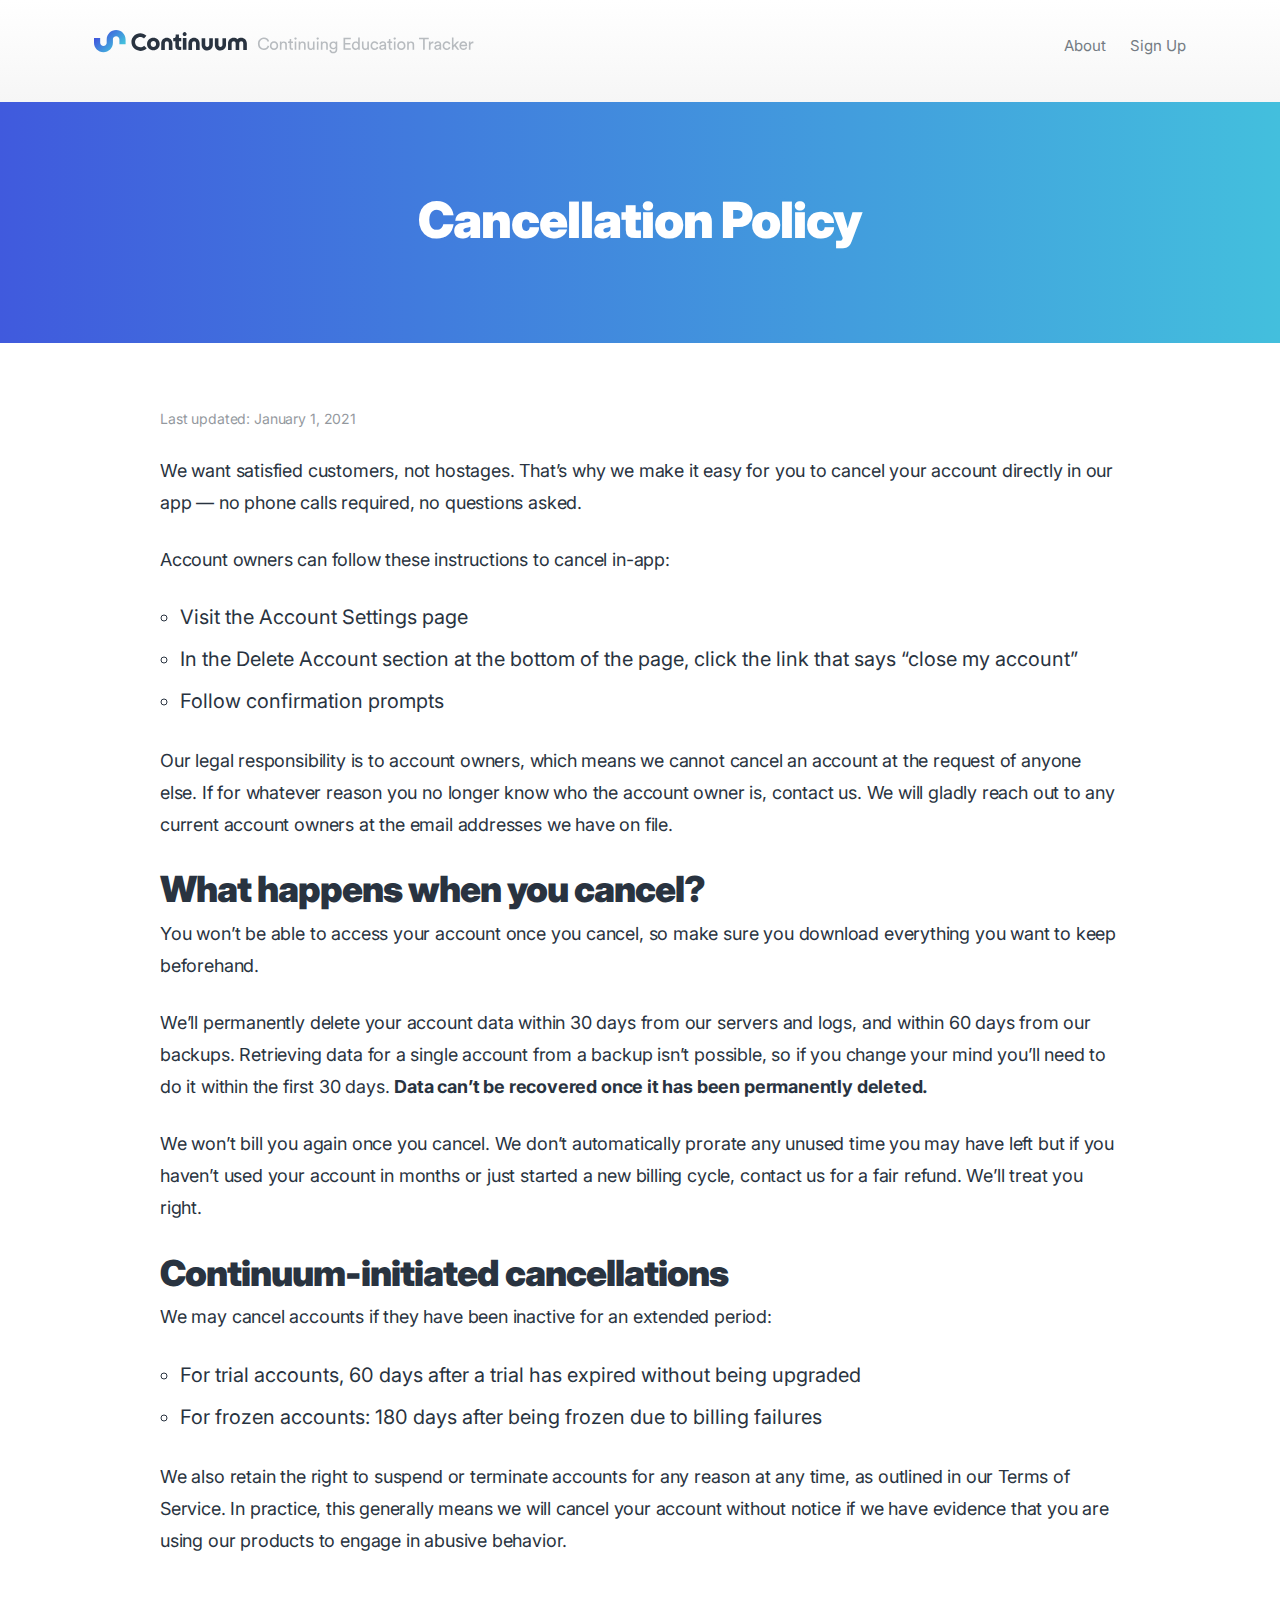
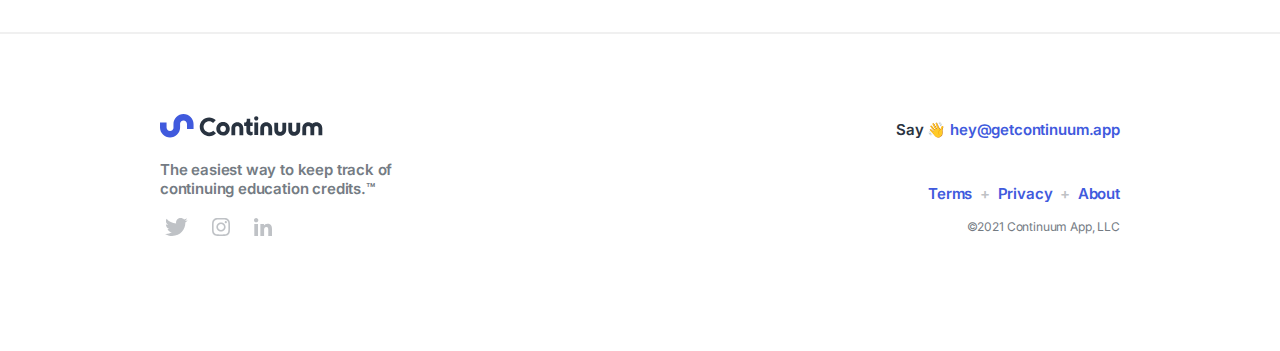
<file: policies/cancellation.html>
<!DOCTYPE html>
<html lang="en">
<head>

  <!-- Basic Page Needs
  –––––––––––––––––––––––––––––––––––––––––––––––––– -->
  	<meta charset="utf-8">
  	<title>Continuum &#8212; The easiest way to keep track of continuing education credits.</title>
  	<meta name="description" content="An app to track continuing education credit hours, built specifically for the real estate industry.">
  	<meta name="author" content="Continuum">
	<link rel="canonical" href="http://getcontinuum.app">
	<meta property="og:site_name" content="http://getcontinuum.app">
	<meta property="og:title" content="The easiest way to keep track of continuing education credits.">
	<meta property="og:url" content="http://getcontinuum.app">
	<meta property="og:type" content="website">
	<meta property="og:image" content="http://getcontinuum.app/images/social-sharing/thumbnail.png">
	<meta name="twitter:image:alt" content="An app to track continuing education credit hours, built specifically for the real estate industry.">
	<meta itemprop="name" content="Continuum">
	<meta itemprop="url" content="http://getcontinuum.app">
	<meta name="twitter:title" content="An app to track continuing education credit hours, built specifically for the real estate industry.">
	<meta name="twitter:url" content="http://getcontinuum.app">
	<meta name="twitter:card" content="summary_large_image">
	<meta name="description" content="An app to track continuing education credit hours, built specifically for the real estate industry.">

  <!-- Mobile Specific Metas
  –––––––––––––––––––––––––––––––––––––––––––––––––– -->
  <meta name="viewport" content="width=device-width, initial-scale=1">

  <!-- FONT
  –––––––––––––––––––––––––––––––––––––––––––––––––– -->
  <link rel="preconnect" href="https://fonts.gstatic.com">
  <link href="https://fonts.googleapis.com/css2?family=Inter:wght@300;400;600;700;900&display=swap" rel="stylesheet">

  <!-- CSS
  –––––––––––––––––––––––––––––––––––––––––––––––––– -->
  <link rel="stylesheet" href="/css/normalize.css">
  <link rel="stylesheet" href="/css/framework.css">
  <link rel="stylesheet" href="/css/style.css">

  <!-- Favicon
  –––––––––––––––––––––––––––––––––––––––––––––––––– -->
  <link rel="icon" type="image/png" href="/images/favicon.png">

</head>


<body>

  <!-- Primary Page Layout
  –––––––––––––––––––––––––––––––––––––––––––––––––– -->
  
<header class="full" id="_">

	<nav class="contain-her">
		<div class="row">
			<div class="six columns">
				<a href="/"><img src="/images/logo-tag-alpha.svg" alt="Continuum Logo with tagline" class="logo" /></a>
			</div>
			<div class="six columns">
				<ul>
					<li><a href="/about/">About</a></li>
					<li><a href="/index.html#signup-form">Sign Up</a></li>
				</ul>
			</div>
	</nav>
	
</header>


<section class="textual">
	
	<div class="full mast">
		<h1>Cancellation Policy</h1>
	</div>
	
	<div class="contain-her-more">
		<div class="row">
			<div class="twelve columns">
				
				<p class="text-small mute">Last updated: January 1, 2021</p>
				
				<p>We want satisfied customers, not hostages. That’s why we make it easy for you to cancel your account directly in our app — no phone calls required, no questions asked.</p>
				<p>Account owners can follow these instructions to cancel in-app:</p>
				<ul>
					<li>Visit the Account Settings page</li>
					<li>In the Delete Account section at the bottom of the page, click the link that says “close my account”</li>
					<li>Follow confirmation prompts</li>
				</ul>
				<p>Our legal responsibility is to account owners, which means we cannot cancel an account at the request of anyone else. If for whatever reason you no longer know who the account owner is, contact us. We will gladly reach out to any current account owners at the email addresses we have on file.</p>
				
				<h2>What happens when you cancel?</h2>
				<p>You won’t be able to access your account once you cancel, so make sure you download everything you want to keep beforehand.</p>
				<p>We’ll permanently delete your account data within 30 days from our servers and logs, and within 60 days from our backups. Retrieving data for a single account from a backup isn’t possible, so if you change your mind you’ll need to do it within the first 30 days. <strong>Data can’t be recovered once it has been permanently deleted.</strong></p>
				<p>We won’t bill you again once you cancel. We don’t automatically prorate any unused time you may have left but if you haven’t used your account in months or just started a new billing cycle, contact us for a fair refund. We’ll treat you right.</p>
				
				<h2>Continuum-initiated cancellations</h2>
				<p>We may cancel accounts if they have been inactive for an extended period:</p>
				<ul>
					<li>For trial accounts, 60 days after a trial has expired without being upgraded</li>
					<li>For frozen accounts: 180 days after being frozen due to billing failures</li>
				</ul>
				<p>We also retain the right to suspend or terminate accounts for any reason at any time, as outlined in our Terms of Service. In practice, this generally means we will cancel your account without notice if we have evidence that you are using our products to engage in abusive behavior.</p>



				
			</div>
	</div>
</section>


<section class="footer">
	<div class="contain-her-more">
		<div class="row">
			<div class="six columns">
				<p><a href="/"><img src="/images/logo-color.svg" class="logo" alt="Continuum logo" /></a>
				<span class="tagline">The easiest way to keep track of<br /> continuing education credits.&trade;</span>
				<span class="social"><a href="https://twitter.com/getcontinuum"><img src="/images/social-twitter.svg" alt="Twitter" /></a>&nbsp;&nbsp;&nbsp;<a href="https://instagram.com/getcontinuum"><img src="/images/social-instagram.svg" alt="Instagram" /></a>&nbsp;&nbsp;&nbsp;<a href="https://linkedin.com/getcontinuum"><img src="/images/social-linkedin.svg" alt="LinkedIn" /></a></span>
				</p>
			</div>
		
			<div class="six columns">
				<p class="fodder">
					Say 👋 <a href="mailto:hey@getcontinuum.app">hey@getcontinuum.app</a>
					<br /><br />
					<a href="/policies/">Terms</a>&nbsp;&nbsp;<span>+</span>&nbsp;&nbsp;<a href="/policies/privacy.html">Privacy</a>&nbsp;&nbsp;<span>+</span>&nbsp;&nbsp;<a href="/about/">About</a>
					<br />
					<small>&copy;2021 Continuum App, LLC</small>
				</p>
			</div>
		</div>
	</div>
</section>

<!-- End Document
  –––––––––––––––––––––––––––––––––––––––––––––––––– -->
</body>
</html>
</file>
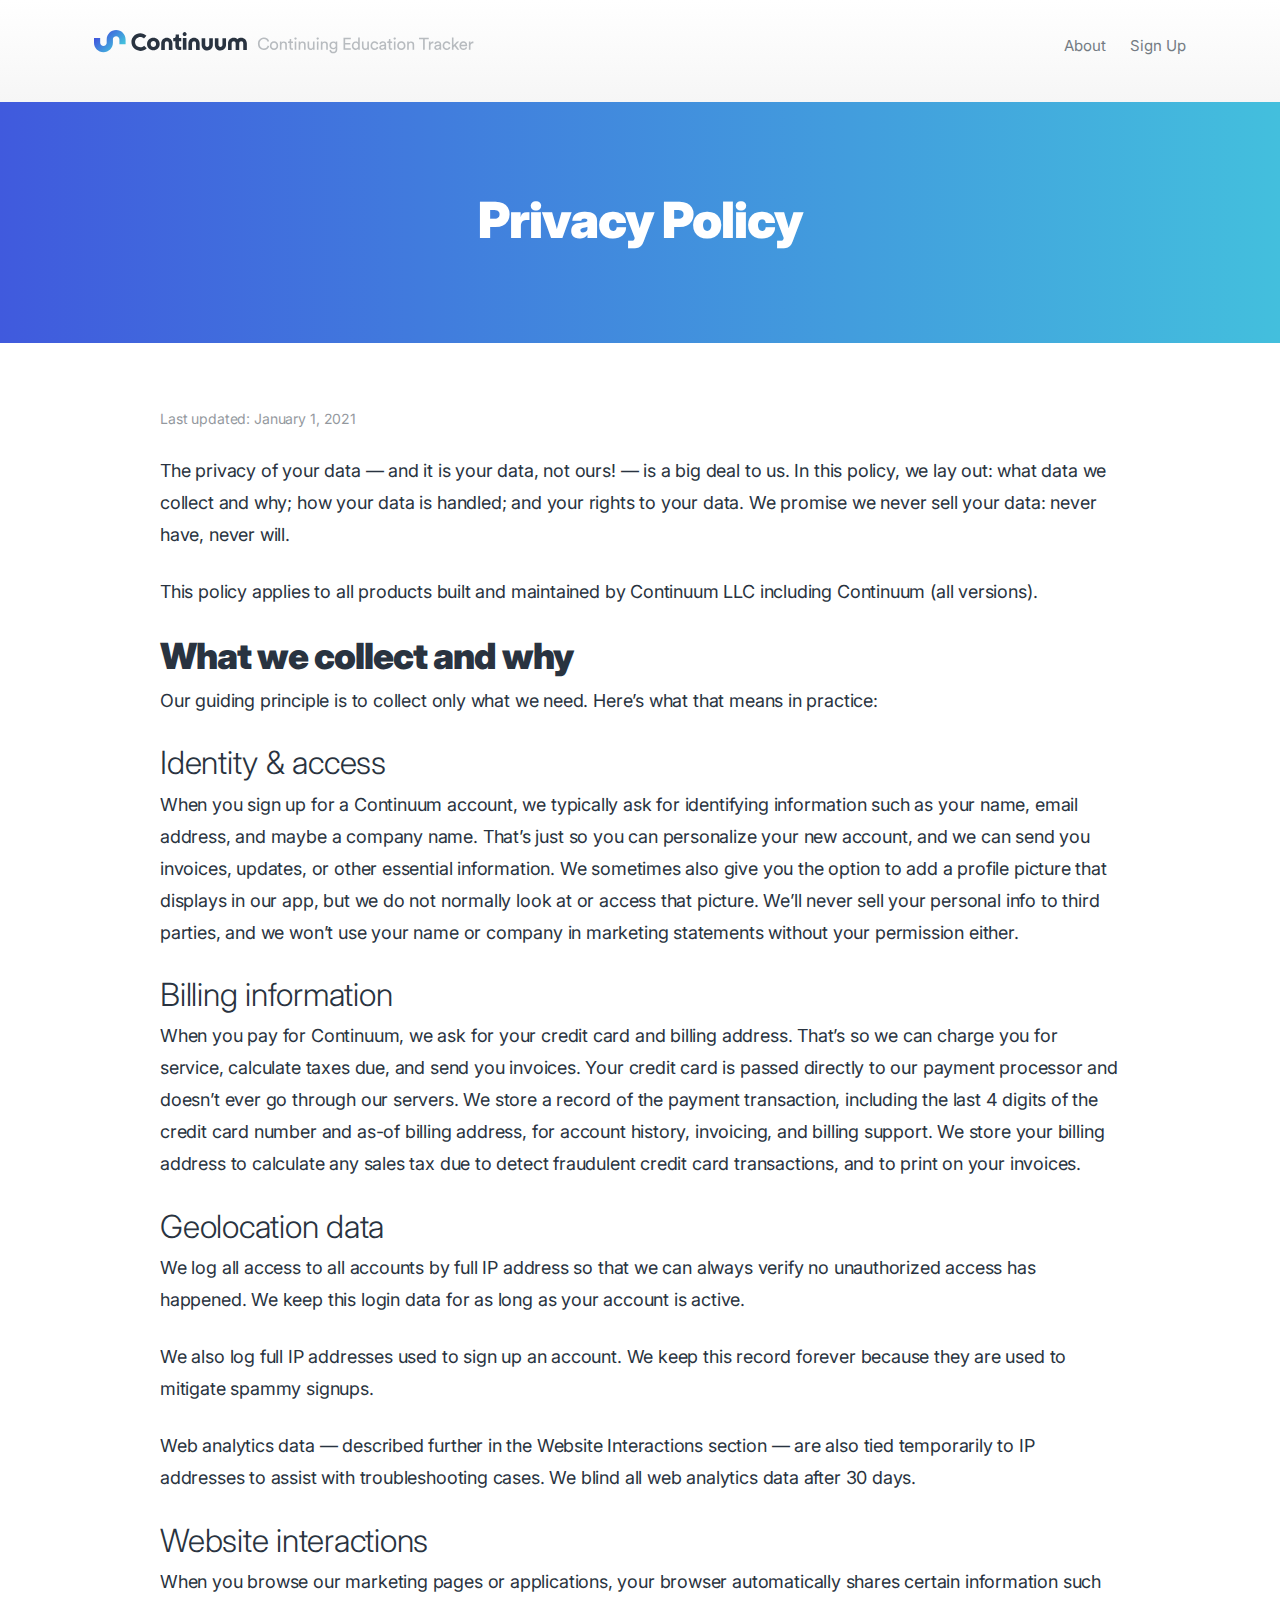
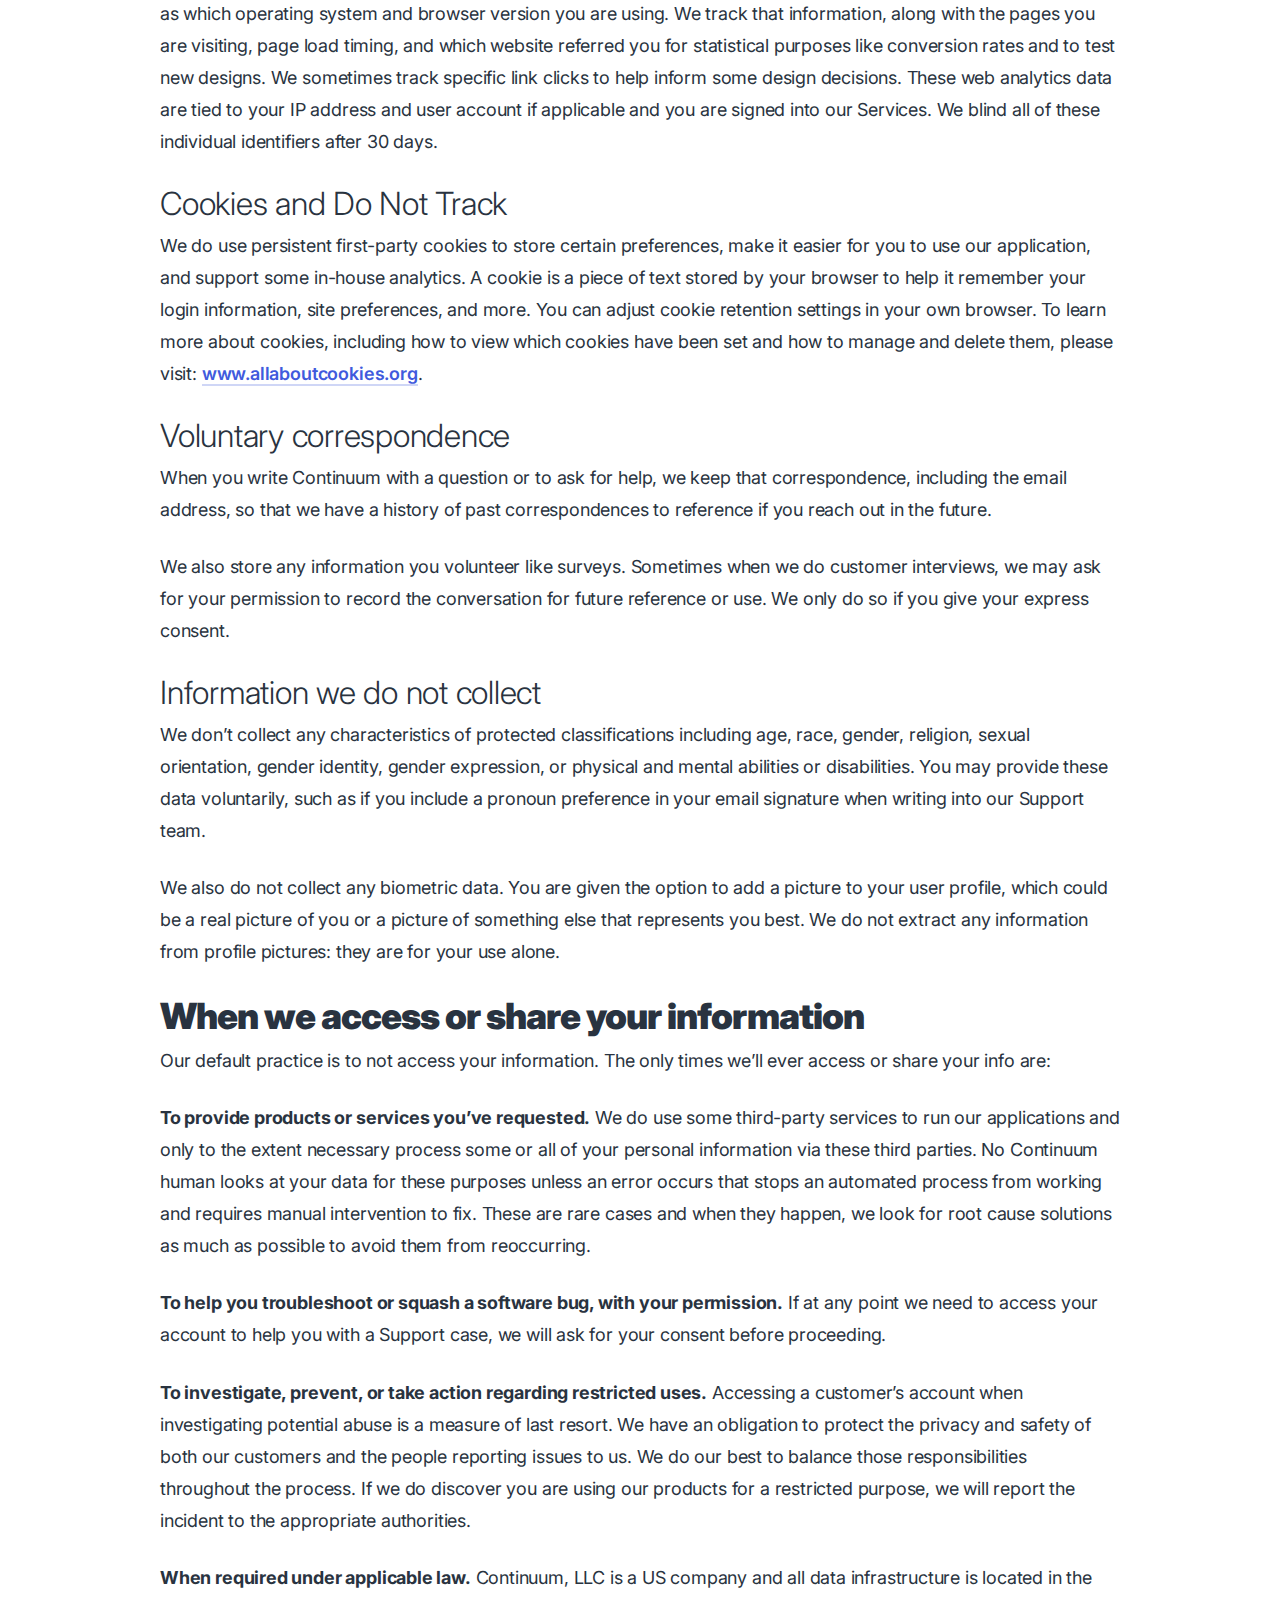
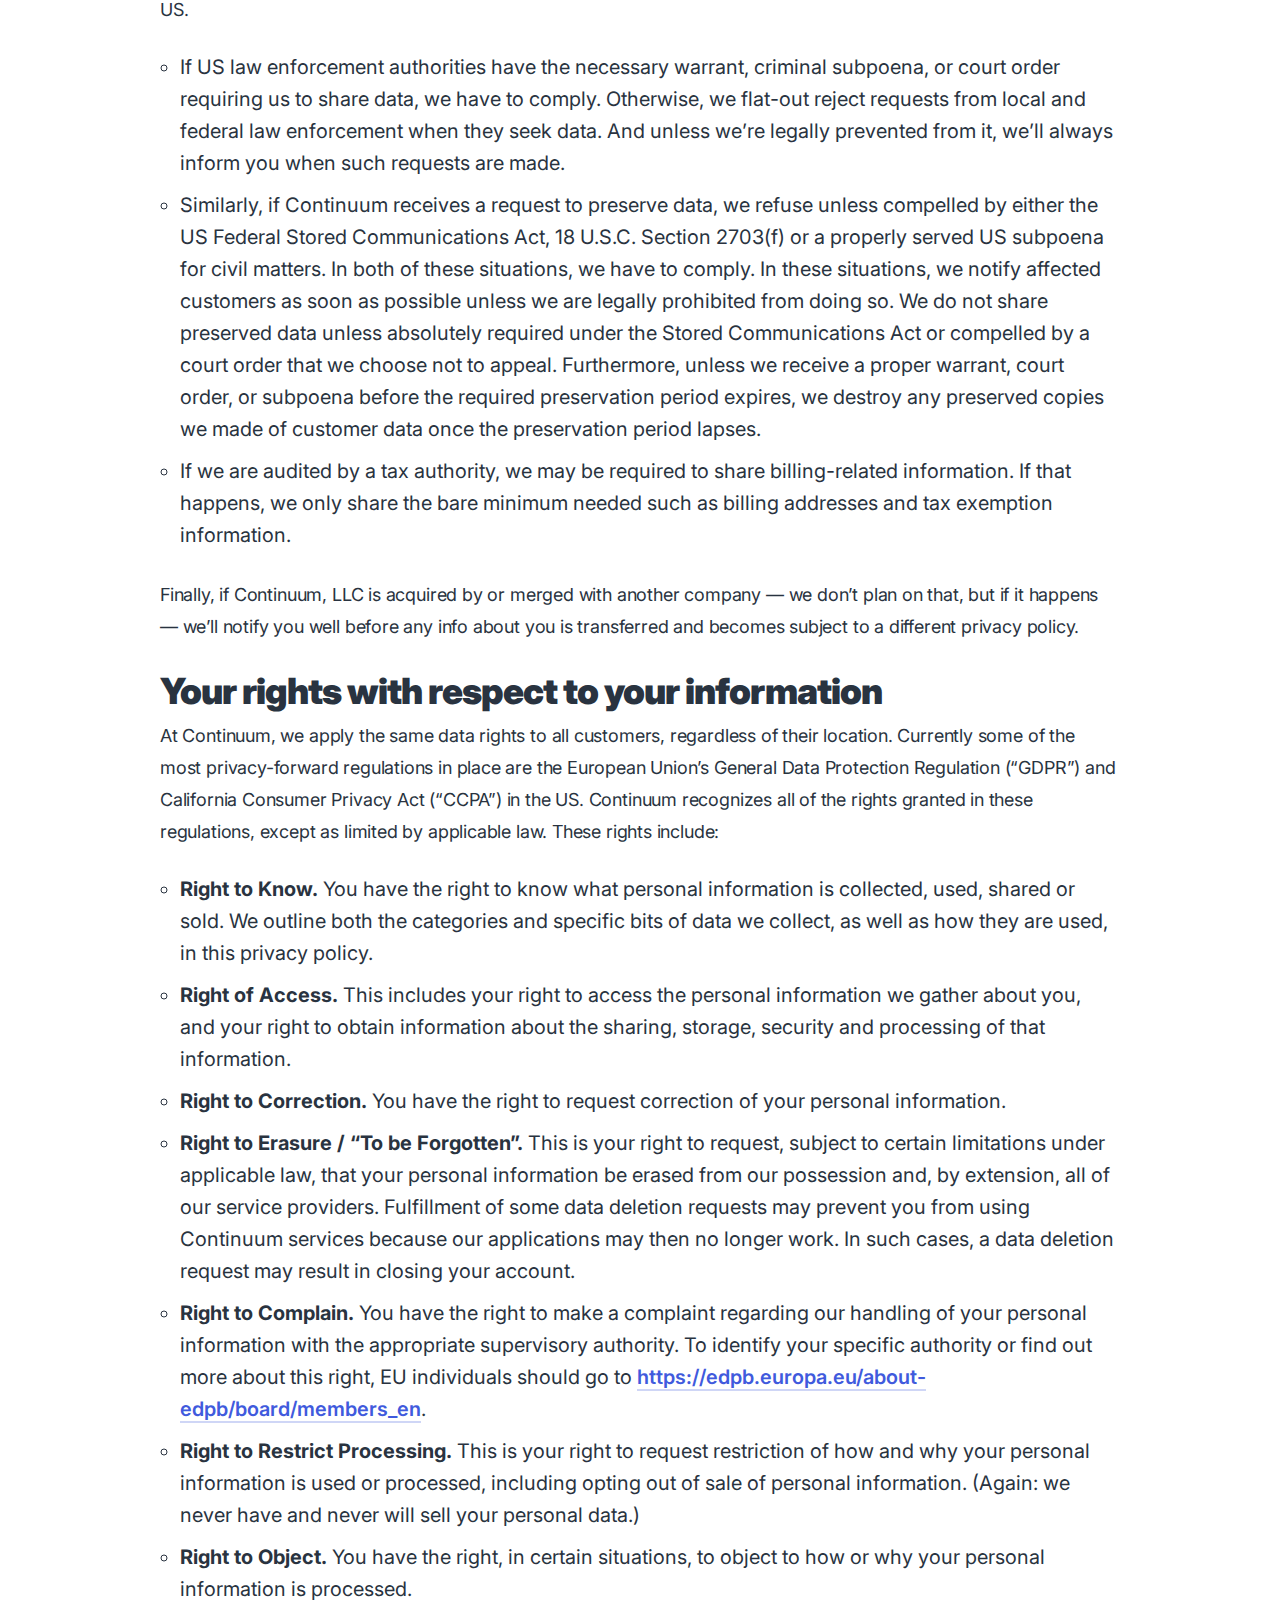
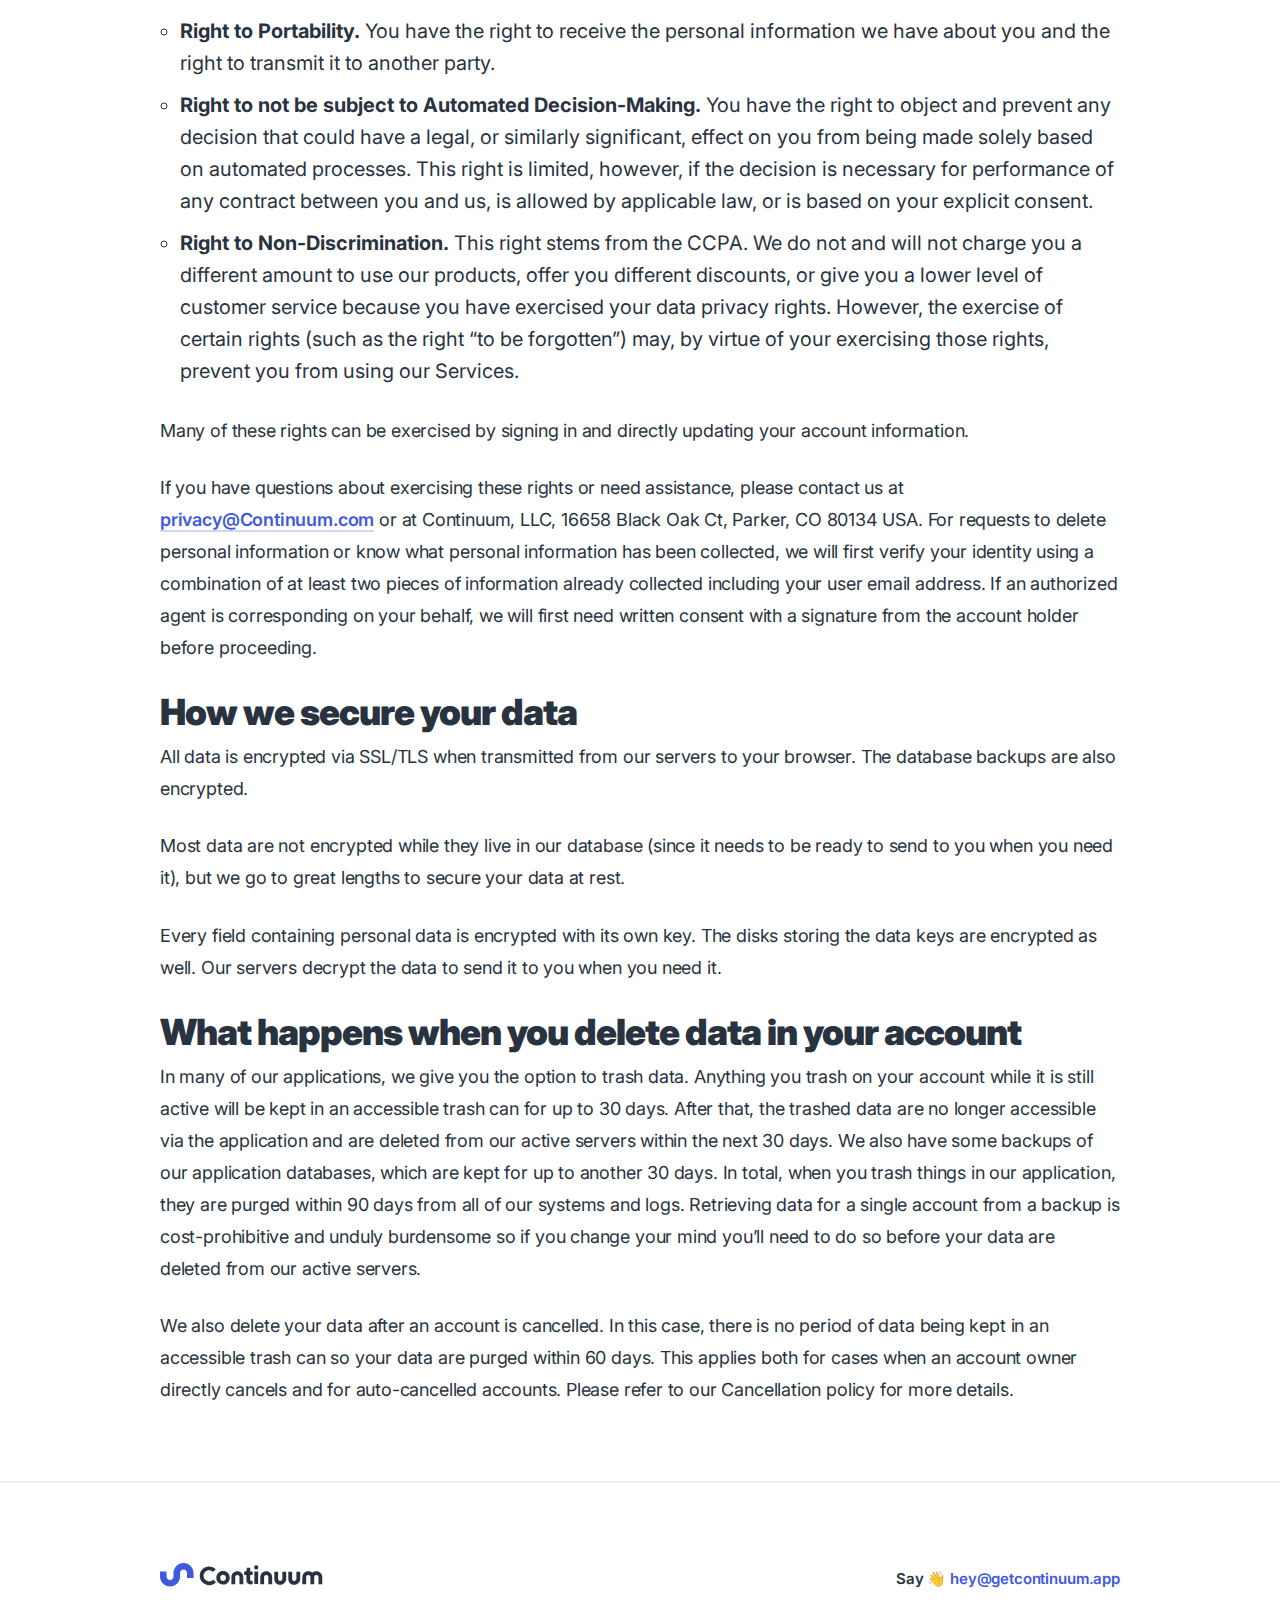
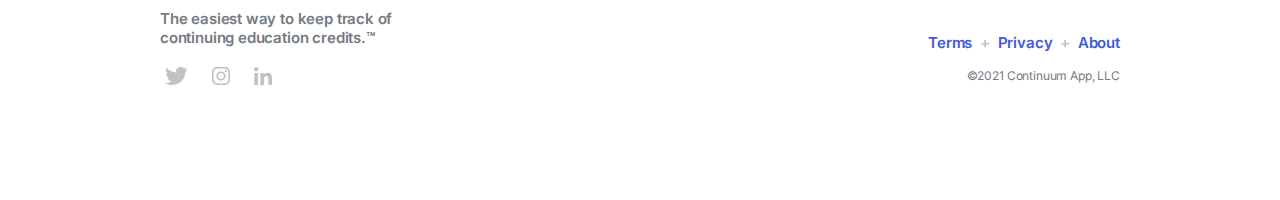
<file: policies/privacy.html>
<!DOCTYPE html>
<html lang="en">
<head>

  <!-- Basic Page Needs
  –––––––––––––––––––––––––––––––––––––––––––––––––– -->
  	<meta charset="utf-8">
  	<title>Continuum &#8212; The easiest way to keep track of continuing education credits.</title>
  	<meta name="description" content="An app to track continuing education credit hours, built specifically for the real estate industry.">
  	<meta name="author" content="Continuum">
	<link rel="canonical" href="http://getcontinuum.app">
	<meta property="og:site_name" content="http://getcontinuum.app">
	<meta property="og:title" content="The easiest way to keep track of continuing education credits.">
	<meta property="og:url" content="http://getcontinuum.app">
	<meta property="og:type" content="website">
	<meta property="og:image" content="http://getcontinuum.app/images/social-sharing/thumbnail.png">
	<meta name="twitter:image:alt" content="An app to track continuing education credit hours, built specifically for the real estate industry.">
	<meta itemprop="name" content="Continuum">
	<meta itemprop="url" content="http://getcontinuum.app">
	<meta name="twitter:title" content="An app to track continuing education credit hours, built specifically for the real estate industry.">
	<meta name="twitter:url" content="http://getcontinuum.app">
	<meta name="twitter:card" content="summary_large_image">
	<meta name="description" content="An app to track continuing education credit hours, built specifically for the real estate industry.">

  <!-- Mobile Specific Metas
  –––––––––––––––––––––––––––––––––––––––––––––––––– -->
  <meta name="viewport" content="width=device-width, initial-scale=1">

  <!-- FONT
  –––––––––––––––––––––––––––––––––––––––––––––––––– -->
  <link rel="preconnect" href="https://fonts.gstatic.com">
  <link href="https://fonts.googleapis.com/css2?family=Inter:wght@300;400;600;700;900&display=swap" rel="stylesheet">

  <!-- CSS
  –––––––––––––––––––––––––––––––––––––––––––––––––– -->
  <link rel="stylesheet" href="/css/normalize.css">
  <link rel="stylesheet" href="/css/framework.css">
  <link rel="stylesheet" href="/css/style.css">

  <!-- Favicon
  –––––––––––––––––––––––––––––––––––––––––––––––––– -->
  <link rel="icon" type="image/png" href="/images/favicon.png">

</head>


<body>

  <!-- Primary Page Layout
  –––––––––––––––––––––––––––––––––––––––––––––––––– -->
  
<header class="full" id="_">

	<nav class="contain-her">
		<div class="row">
			<div class="six columns">
				<a href="/"><img src="/images/logo-tag-alpha.svg" alt="Continuum Logo with tagline" class="logo" /></a>
			</div>
			<div class="six columns">
				<ul>
					<li><a href="/about/">About</a></li>
					<li><a href="/index.html#signup-form">Sign Up</a></li>
				</ul>
			</div>
	</nav>
	
</header>


<section class="textual">
	
	<div class="full mast">
		<h1>Privacy Policy</h1>
	</div>
	
	<div class="contain-her-more">
		<div class="row">
			<div class="twelve columns">
				
				<p class="text-small mute">Last updated: January 1, 2021</p>
				<p>The privacy of your data — and it is your data, not ours! — is a big deal to us. In this policy, we lay out: what data we collect and why; how your data is handled; and your rights to your data. We promise we never sell your data: never have, never will.</p>
				<p>This policy applies to all products built and maintained by Continuum LLC including Continuum (all versions).</p>

				<h2>What we collect and why</h2>
				<p>Our guiding principle is to collect only what we need. Here’s what that means in practice:</p>
				
				<h3>Identity &amp; access</h3>
				<p>When you sign up for a Continuum account, we typically ask for identifying information such as your name, email address, and maybe a company name. That’s just so you can personalize your new account, and we can send you invoices, updates, or other essential information. We sometimes also give you the option to add a profile picture that displays in our app, but we do not normally look at or access that picture. We’ll never sell your personal info to third parties, and we won’t use your name or company in marketing statements without your permission either.</p>
				
				<h3>Billing information</h3>
				<p>When you pay for Continuum, we ask for your credit card and billing address. That’s so we can charge you for service, calculate taxes due, and send you invoices. Your credit card is passed directly to our payment processor and doesn’t ever go through our servers. We store a record of the payment transaction, including the last 4 digits of the credit card number and as-of billing address, for account history, invoicing, and billing support. We store your billing address to calculate any sales tax due to detect fraudulent credit card transactions, and to print on your invoices.</p>
				
				<h3>Geolocation data</h3>
				<p>We log all access to all accounts by full IP address so that we can always verify no unauthorized access has happened. We keep this login data for as long as your account is active.</p>
				<p>We also log full IP addresses used to sign up an account. We keep this record forever because they are used to mitigate spammy signups.</p>
				<p>Web analytics data — described further in the Website Interactions section — are also tied temporarily to IP addresses to assist with troubleshooting cases. We blind all web analytics data after 30 days.</p>
				
				<h3>Website interactions</h3>
				<p>When you browse our marketing pages or applications, your browser automatically shares certain information such as which operating system and browser version you are using. We track that information, along with the pages you are visiting, page load timing, and which website referred you for statistical purposes like conversion rates and to test new designs. We sometimes track specific link clicks to help inform some design decisions. These web analytics data are tied to your IP address and user account if applicable and you are signed into our Services. We blind all of these individual identifiers after 30 days.</p>
				
				<h3>Cookies and Do Not Track</h3>
				<p>We do use persistent first-party cookies to store certain preferences, make it easier for you to use our application, and support some in-house analytics. A cookie is a piece of text stored by your browser to help it remember your login information, site preferences, and more. You can adjust cookie retention settings in your own browser. To learn more about cookies, including how to view which cookies have been set and how to manage and delete them, please visit: <a href="www.allaboutcookies.org">www.allaboutcookies.org</a>.</p>
				
				<h3>Voluntary correspondence</h3>
				<p>When you write Continuum with a question or to ask for help, we keep that correspondence, including the email address, so that we have a history of past correspondences to reference if you reach out in the future.</p>
				<p>We also store any information you volunteer like surveys. Sometimes when we do customer interviews, we may ask for your permission to record the conversation for future reference or use. We only do so if you give your express consent.</p>
				
				<h3>Information we do not collect</h3>
				<p>We don’t collect any characteristics of protected classifications including age, race, gender, religion, sexual orientation, gender identity, gender expression, or physical and mental abilities or disabilities. You may provide these data voluntarily, such as if you include a pronoun preference in your email signature when writing into our Support team.</p>
				<p>We also do not collect any biometric data. You are given the option to add a picture to your user profile, which could be a real picture of you or a picture of something else that represents you best. We do not extract any information from profile pictures: they are for your use alone.</p>
				
				<h2>When we access or share your information</h2>
				<p>Our default practice is to not access your information. The only times we’ll ever access or share your info are:</p>
				<p><strong>To provide products or services you’ve requested.</strong> We do use some third-party services to run our applications and only to the extent necessary process some or all of your personal information via these third parties. No Continuum human looks at your data for these purposes unless an error occurs that stops an automated process from working and requires manual intervention to fix. These are rare cases and when they happen, we look for root cause solutions as much as possible to avoid them from reoccurring.</p>
				<p><strong>To help you troubleshoot or squash a software bug, with your permission.</strong> If at any point we need to access your account to help you with a Support case, we will ask for your consent before proceeding.</p>
				<p><strong>To investigate, prevent, or take action regarding restricted uses.</strong> Accessing a customer’s account when investigating potential abuse is a measure of last resort. We have an obligation to protect the privacy and safety of both our customers and the people reporting issues to us. We do our best to balance those responsibilities throughout the process. If we do discover you are using our products for a restricted purpose, we will report the incident to the appropriate authorities.</p>
				
				<p><strong>When required under applicable law.</strong> Continuum, LLC is a US company and all data infrastructure is located in the US.</p>
				<ul>
					<li>If US law enforcement authorities have the necessary warrant, criminal subpoena, or court order requiring us to share data, we have to comply. Otherwise, we flat-out reject requests from local and federal law enforcement when they seek data. And unless we’re legally prevented from it, we’ll always inform you when such requests are made.</li> 
					<li>Similarly, if Continuum receives a request to preserve data, we refuse unless compelled by either the US Federal Stored Communications Act, 18 U.S.C. Section 2703(f) or a properly served US subpoena for civil matters. In both of these situations, we have to comply. In these situations, we notify affected customers as soon as possible unless we are legally prohibited from doing so. We do not share preserved data unless absolutely required under the Stored Communications Act or compelled by a court order that we choose not to appeal. Furthermore, unless we receive a proper warrant, court order, or subpoena before the required preservation period expires, we destroy any preserved copies we made of customer data once the preservation period lapses.</li>
					<li>If we are audited by a tax authority, we may be required to share billing-related information. If that happens, we only share the bare minimum needed such as billing addresses and tax exemption information.</li>
				</ul>
				<p>Finally, if Continuum, LLC is acquired by or merged with another company — we don’t plan on that, but if it happens — we’ll notify you well before any info about you is transferred and becomes subject to a different privacy policy.</p>
				
				<h2>Your rights with respect to your information</h2>
				<p>At Continuum, we apply the same data rights to all customers, regardless of their location. Currently some of the most privacy-forward regulations in place are the European Union’s General Data Protection Regulation (“GDPR”) and California Consumer Privacy Act (“CCPA”) in the US. Continuum recognizes all of the rights granted in these regulations, except as limited by applicable law. These rights include:</p>
				<ul>
					<li><strong>Right to Know.</strong> You have the right to know what personal information is collected, used, shared or sold. We outline both the categories and specific bits of data we collect, as well as how they are used, in this privacy policy.</li>
					<li><strong>Right of Access.</strong> This includes your right to access the personal information we gather about you, and your right to obtain information about the sharing, storage, security and processing of that information.</li>
					<li><strong>Right to Correction.</strong> You have the right to request correction of your personal information.</li>
					<li><strong>Right to Erasure / “To be Forgotten”.</strong> This is your right to request, subject to certain limitations under applicable law, that your personal information be erased from our possession and, by extension, all of our service providers. Fulfillment of some data deletion requests may prevent you from using Continuum services because our applications may then no longer work. In such cases, a data deletion request may result in closing your account.</li>
					<li><strong>Right to Complain.</strong> You have the right to make a complaint regarding our handling of your personal information with the appropriate supervisory authority. To identify your specific authority or find out more about this right, EU individuals should go to <a href="https://edpb.europa.eu/about-edpb/board/members_en">https://edpb.europa.eu/about-edpb/board/members_en</a>.</li>
					<li><strong>Right to Restrict Processing.</strong> This is your right to request restriction of how and why your personal information is used or processed, including opting out of sale of personal information. (Again: we never have and never will sell your personal data.)</li>
					<li><strong>Right to Object.</strong> You have the right, in certain situations, to object to how or why your personal information is processed.</li>
					<li><strong>Right to Portability.</strong> You have the right to receive the personal information we have about you and the right to transmit it to another party.</li>
					<li><strong>Right to not be subject to Automated Decision-Making.</strong> You have the right to object and prevent any decision that could have a legal, or similarly significant, effect on you from being made solely based on automated processes. This right is limited, however, if the decision is necessary for performance of any contract between you and us, is allowed by applicable law, or is based on your explicit consent.</li>
					<li><strong>Right to Non-Discrimination.</strong> This right stems from the CCPA. We do not and will not charge you a different amount to use our products, offer you different discounts, or give you a lower level of customer service because you have exercised your data privacy rights. However, the exercise of certain rights (such as the right “to be forgotten”) may, by virtue of your exercising those rights, prevent you from using our Services.</li>
				</ul>
				
				<p>Many of these rights can be exercised by signing in and directly updating your account information.</p>
				<p>If you have questions about exercising these rights or need assistance, please contact us at <a href="mailto:privacy@Continuum.com">privacy@Continuum.com</a> or at Continuum, LLC, 16658 Black Oak Ct, Parker, CO 80134 USA. For requests to delete personal information or know what personal information has been collected, we will first verify your identity using a combination of at least two pieces of information already collected including your user email address. If an authorized agent is corresponding on your behalf, we will first need written consent with a signature from the account holder before proceeding.</p>


				<h2>How we secure your data</h2>
				<p>All data is encrypted via SSL/TLS when transmitted from our servers to your browser. The database backups are also encrypted.</p>
				<p>Most data are not encrypted while they live in our database (since it needs to be ready to send to you when you need it), but we go to great lengths to secure your data at rest.</p>
				<p>Every field containing personal data is encrypted with its own key. The disks storing the data keys are encrypted as well. Our servers decrypt the data to send it to you when you need it.</p>
				
				<h2>What happens when you delete data in your account</h2>
				<p>In many of our applications, we give you the option to trash data. Anything you trash on your account while it is still active will be kept in an accessible trash can for up to 30 days. After that, the trashed data are no longer accessible via the application and are deleted from our active servers within the next 30 days. We also have some backups of our application databases, which are kept for up to another 30 days. In total, when you trash things in our application, they are purged within 90 days from all of our systems and logs. Retrieving data for a single account from a backup is cost-prohibitive and unduly burdensome so if you change your mind you’ll need to do so before your data are deleted from our active servers.</p>
				<p>We also delete your data after an account is cancelled. In this case, there is no period of data being kept in an accessible trash can so your data are purged within 60 days. This applies both for cases when an account owner directly cancels and for auto-cancelled accounts. Please refer to our Cancellation policy for more details.</p>

				










				
			</div>
	</div>
</section>


<section class="footer">
	<div class="contain-her-more">
		<div class="row">
			<div class="six columns">
				<p><a href="/"><img src="/images/logo-color.svg" class="logo" alt="Continuum logo" /></a>
				<span class="tagline">The easiest way to keep track of<br /> continuing education credits.&trade;</span>
				<span class="social"><a href="https://twitter.com/getcontinuum"><img src="/images/social-twitter.svg" alt="Twitter" /></a>&nbsp;&nbsp;&nbsp;<a href="https://instagram.com/getcontinuum"><img src="/images/social-instagram.svg" alt="Instagram" /></a>&nbsp;&nbsp;&nbsp;<a href="https://linkedin.com/getcontinuum"><img src="/images/social-linkedin.svg" alt="LinkedIn" /></a></span>
				</p>
			</div>
		
			<div class="six columns">
				<p class="fodder">
					Say 👋 <a href="mailto:hey@getcontinuum.app">hey@getcontinuum.app</a>
					<br /><br />
					<a href="/policies/">Terms</a>&nbsp;&nbsp;<span>+</span>&nbsp;&nbsp;<a href="/policies/privacy.html">Privacy</a>&nbsp;&nbsp;<span>+</span>&nbsp;&nbsp;<a href="/about/">About</a>
					<br />
					<small>&copy;2021 Continuum App, LLC</small>
				</p>
			</div>
		</div>
	</div>
</section>

<!-- End Document
  –––––––––––––––––––––––––––––––––––––––––––––––––– -->
</body>
</html>
</file>
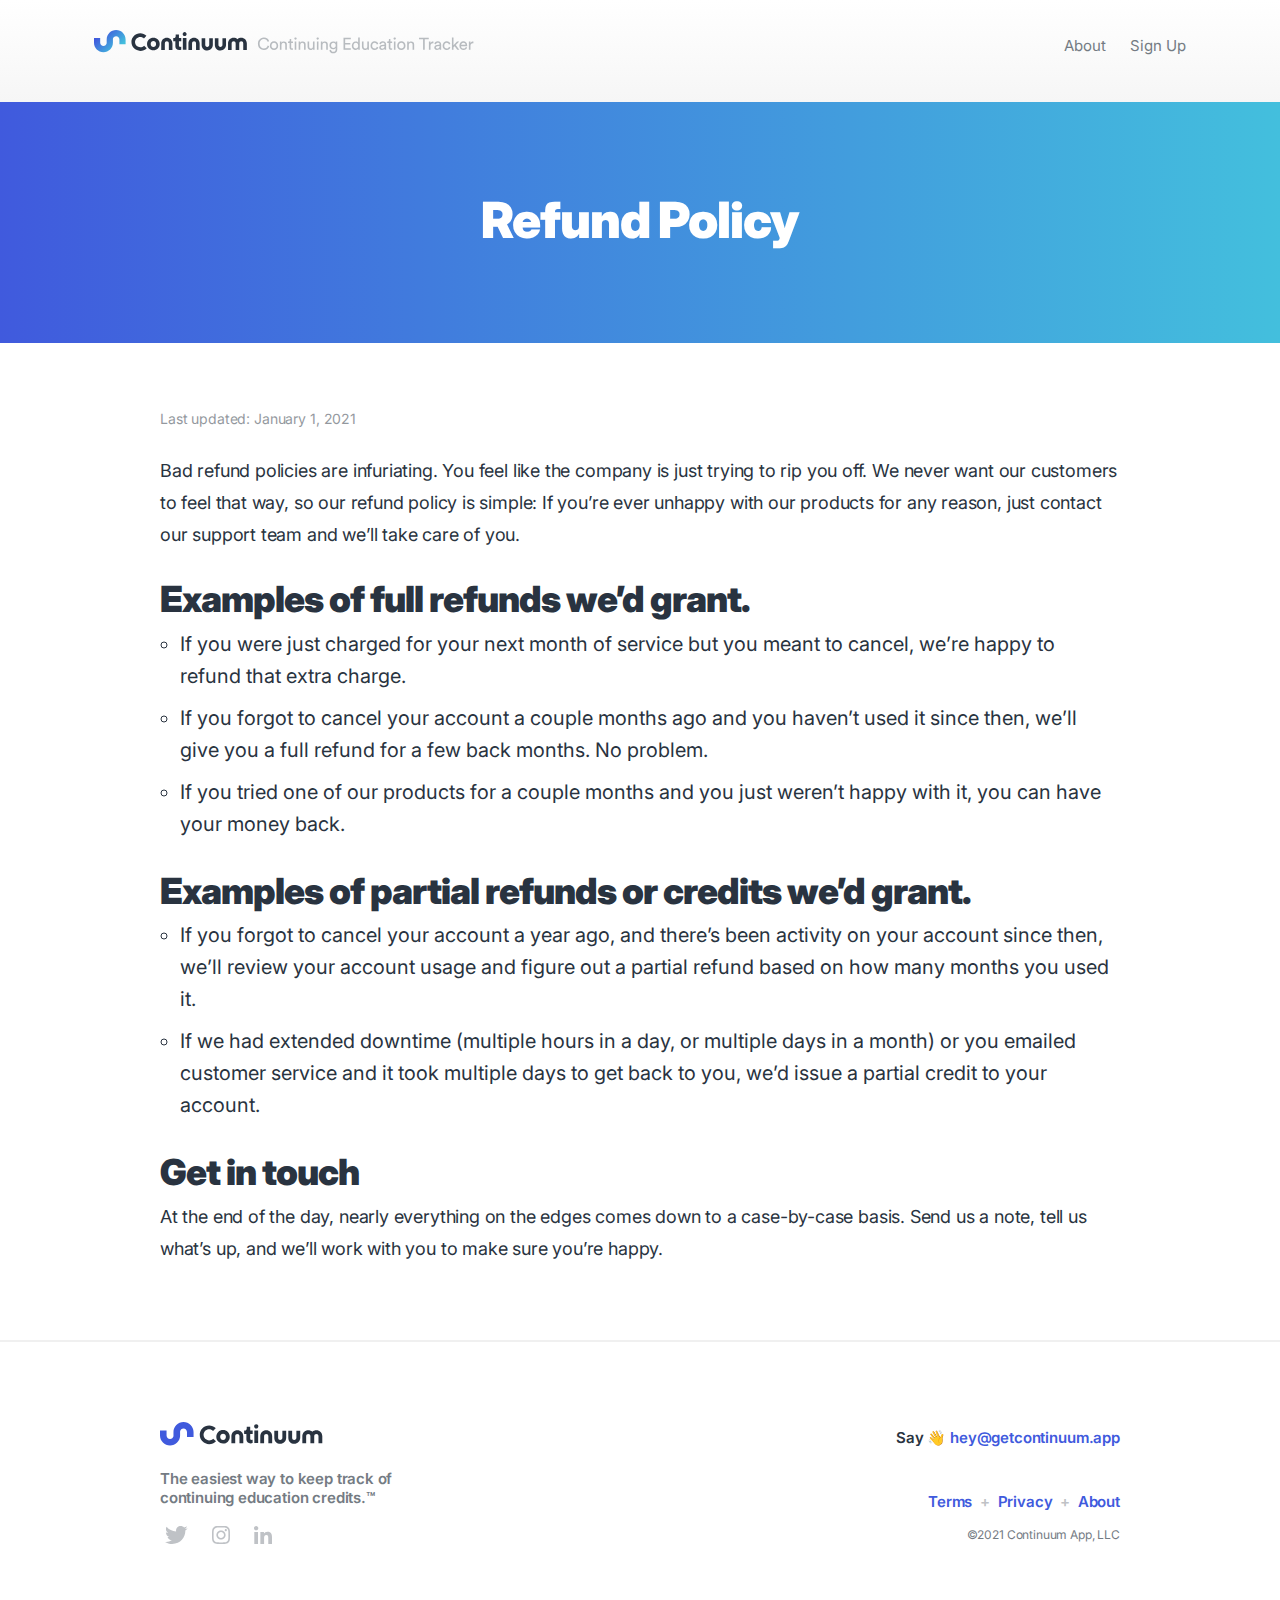
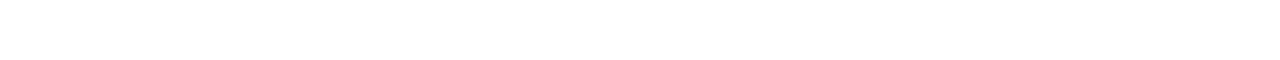
<file: policies/refunds.html>
<!DOCTYPE html>
<html lang="en">
<head>

  <!-- Basic Page Needs
  –––––––––––––––––––––––––––––––––––––––––––––––––– -->
  	<meta charset="utf-8">
  	<title>Continuum &#8212; The easiest way to keep track of continuing education credits.</title>
  	<meta name="description" content="An app to track continuing education credit hours, built specifically for the real estate industry.">
  	<meta name="author" content="Continuum">
	<link rel="canonical" href="http://getcontinuum.app">
	<meta property="og:site_name" content="http://getcontinuum.app">
	<meta property="og:title" content="The easiest way to keep track of continuing education credits.">
	<meta property="og:url" content="http://getcontinuum.app">
	<meta property="og:type" content="website">
	<meta property="og:image" content="http://getcontinuum.app/images/social-sharing/thumbnail.png">
	<meta name="twitter:image:alt" content="An app to track continuing education credit hours, built specifically for the real estate industry.">
	<meta itemprop="name" content="Continuum">
	<meta itemprop="url" content="http://getcontinuum.app">
	<meta name="twitter:title" content="An app to track continuing education credit hours, built specifically for the real estate industry.">
	<meta name="twitter:url" content="http://getcontinuum.app">
	<meta name="twitter:card" content="summary_large_image">
	<meta name="description" content="An app to track continuing education credit hours, built specifically for the real estate industry.">

  <!-- Mobile Specific Metas
  –––––––––––––––––––––––––––––––––––––––––––––––––– -->
  <meta name="viewport" content="width=device-width, initial-scale=1">

  <!-- FONT
  –––––––––––––––––––––––––––––––––––––––––––––––––– -->
  <link rel="preconnect" href="https://fonts.gstatic.com">
  <link href="https://fonts.googleapis.com/css2?family=Inter:wght@300;400;600;700;900&display=swap" rel="stylesheet">

  <!-- CSS
  –––––––––––––––––––––––––––––––––––––––––––––––––– -->
  <link rel="stylesheet" href="/css/normalize.css">
  <link rel="stylesheet" href="/css/framework.css">
  <link rel="stylesheet" href="/css/style.css">

  <!-- Favicon
  –––––––––––––––––––––––––––––––––––––––––––––––––– -->
  <link rel="icon" type="image/png" href="/images/favicon.png">

</head>


<body>

  <!-- Primary Page Layout
  –––––––––––––––––––––––––––––––––––––––––––––––––– -->
  
<header class="full" id="_">

	<nav class="contain-her">
		<div class="row">
			<div class="six columns">
				<a href="/"><img src="/images/logo-tag-alpha.svg" alt="Continuum Logo with tagline" class="logo" /></a>
			</div>
			<div class="six columns">
				<ul>
					<li><a href="/about/">About</a></li>
					<li><a href="/index.html/#signup-form">Sign Up</a></li>
				</ul>
			</div>
	</nav>
	
</header>


<section class="textual">
	
	<div class="full mast">
		<h1>Refund Policy</h1>
	</div>
	
	<div class="contain-her-more">
		<div class="row">
			<div class="twelve columns">
				
				<p class="text-small mute">Last updated: January 1, 2021</p>
				
				<p>Bad refund policies are infuriating. You feel like the company is just trying to rip you off. We never want our customers to feel that way, so our refund policy is simple: If you’re ever unhappy with our products for any reason, just contact our support team and we’ll take care of you.</p>
				
				<h2>Examples of full refunds we’d grant.</h2>
				<ul>
					<li>If you were just charged for your next month of service but you meant to cancel, we’re happy to refund that extra charge.</li>
					<li>If you forgot to cancel your account a couple months ago and you haven’t used it since then, we’ll give you a full refund for a few back months. No problem.</li>
					<li>If you tried one of our products for a couple months and you just weren’t happy with it, you can have your money back.</li>
				</ul>
				
				<h2>Examples of partial refunds or credits we’d grant.</h2>
				<ul>
					<li>If you forgot to cancel your account a year ago, and there’s been activity on your account since then, we’ll review your account usage and figure out a partial refund based on how many months you used it.</li>
					<li>If we had extended downtime (multiple hours in a day, or multiple days in a month) or you emailed customer service and it took multiple days to get back to you, we’d issue a partial credit to your account.</li>
				</ul>
				
				<h2>Get in touch</h2>
				<p>At the end of the day, nearly everything on the edges comes down to a case-by-case basis. Send us a note, tell us what’s up, and we’ll work with you to make sure you’re happy.</p>






				
			</div>
	</div>
</section>


<section class="footer">
	<div class="contain-her-more">
		<div class="row">
			<div class="six columns">
				<p><a href="/"><img src="/images/logo-color.svg" class="logo" alt="Continuum logo" /></a>
				<span class="tagline">The easiest way to keep track of<br /> continuing education credits.&trade;</span>
				<span class="social"><a href="https://twitter.com/getcontinuum"><img src="/images/social-twitter.svg" alt="Twitter" /></a>&nbsp;&nbsp;&nbsp;<a href="https://instagram.com/getcontinuum"><img src="/images/social-instagram.svg" alt="Instagram" /></a>&nbsp;&nbsp;&nbsp;<a href="https://linkedin.com/getcontinuum"><img src="/images/social-linkedin.svg" alt="LinkedIn" /></a></span>
				</p>
			</div>
		
			<div class="six columns">
				<p class="fodder">
					Say 👋 <a href="mailto:hey@getcontinuum.app">hey@getcontinuum.app</a>
					<br /><br />
					<a href="/policies/">Terms</a>&nbsp;&nbsp;<span>+</span>&nbsp;&nbsp;<a href="/policies/privacy.html">Privacy</a>&nbsp;&nbsp;<span>+</span>&nbsp;&nbsp;<a href="/about/">About</a>
					<br />
					<small>&copy;2021 Continuum App, LLC</small>
				</p>
			</div>
		</div>
	</div>
</section>

<!-- End Document
  –––––––––––––––––––––––––––––––––––––––––––––––––– -->
</body>
</html>
</file>
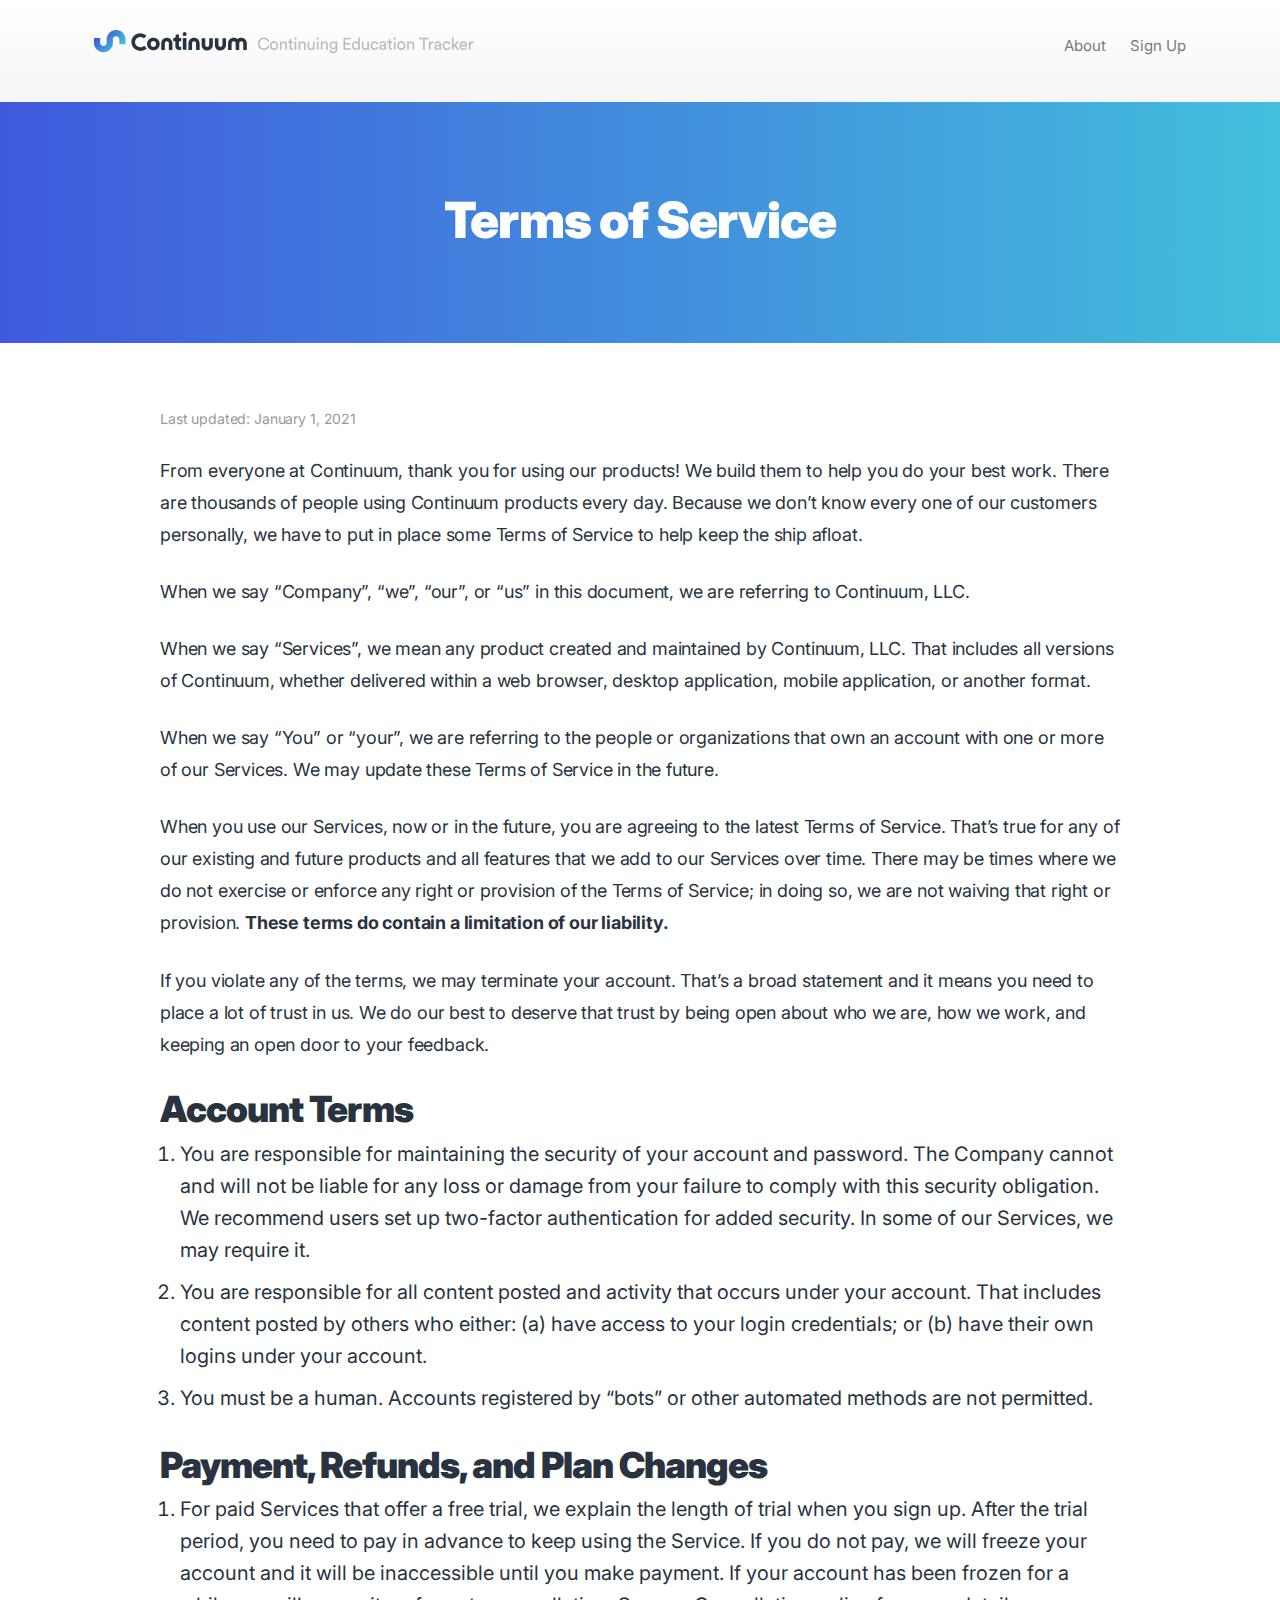
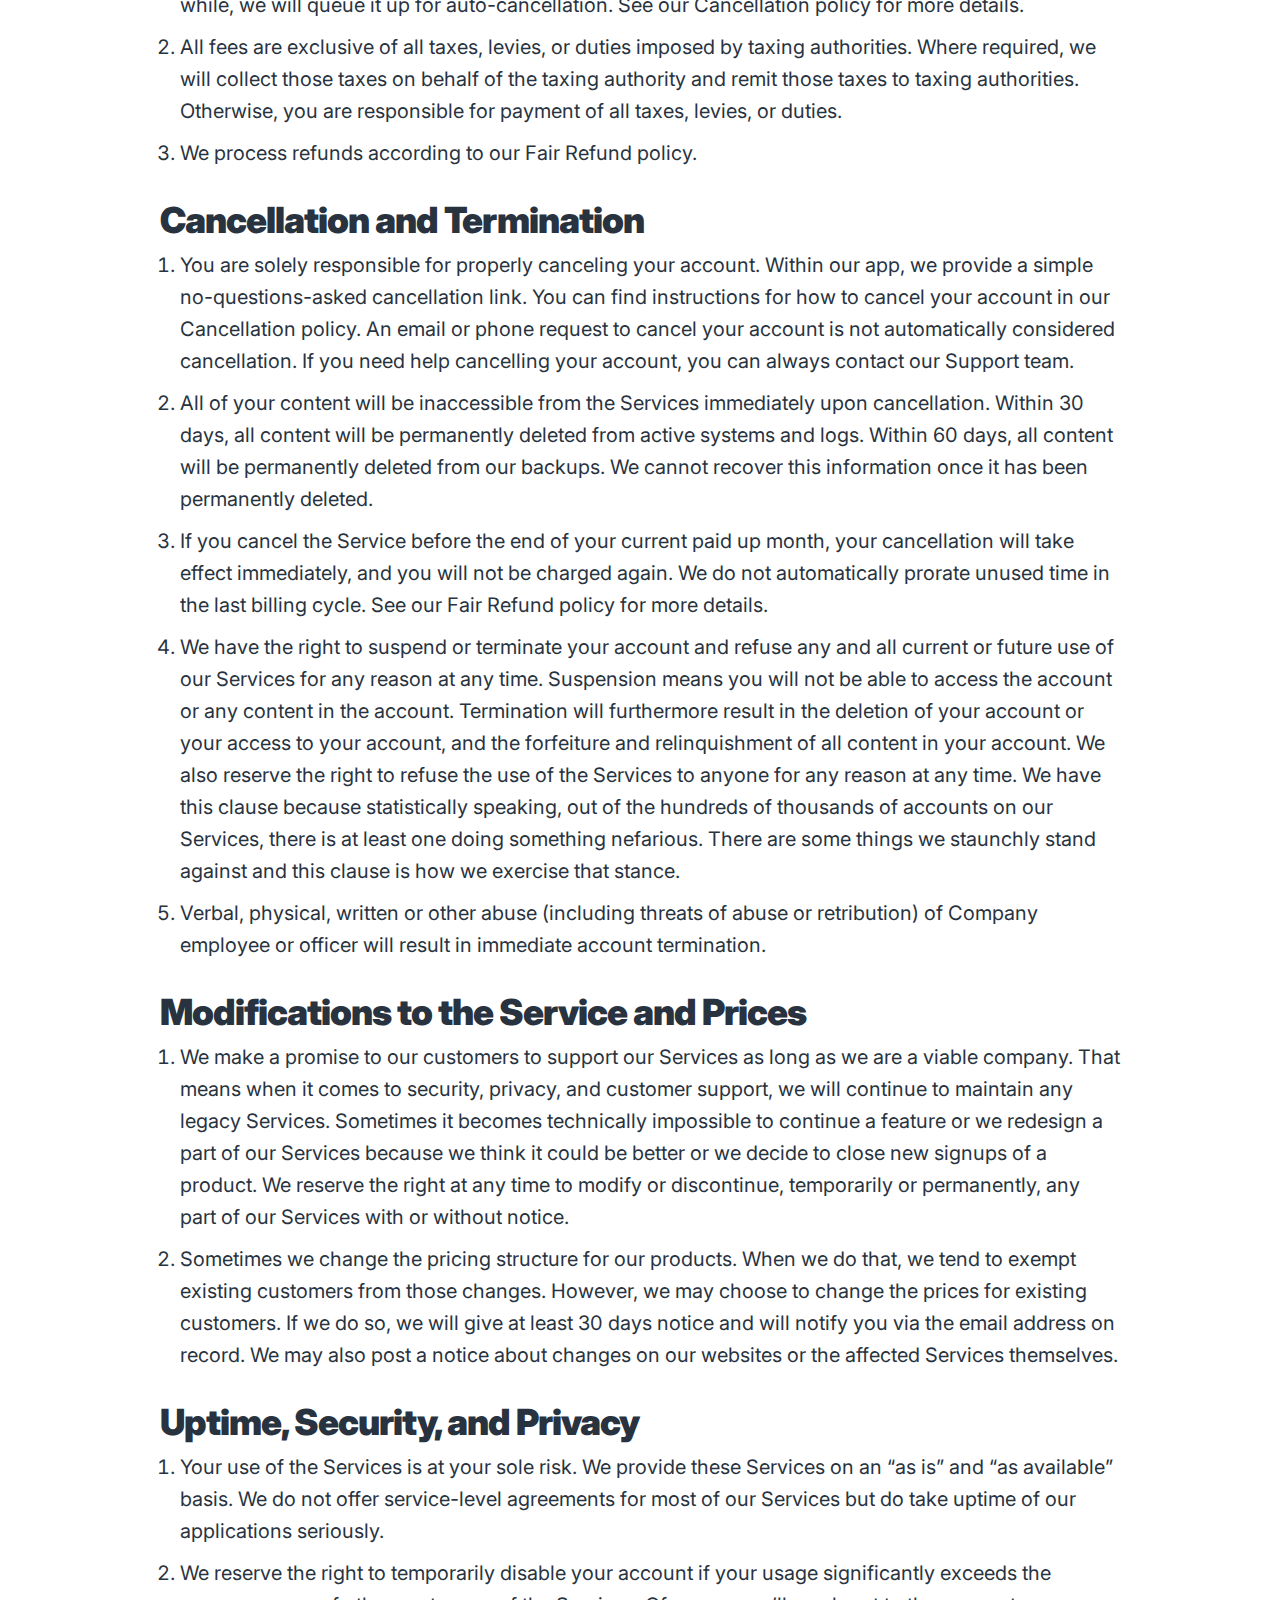
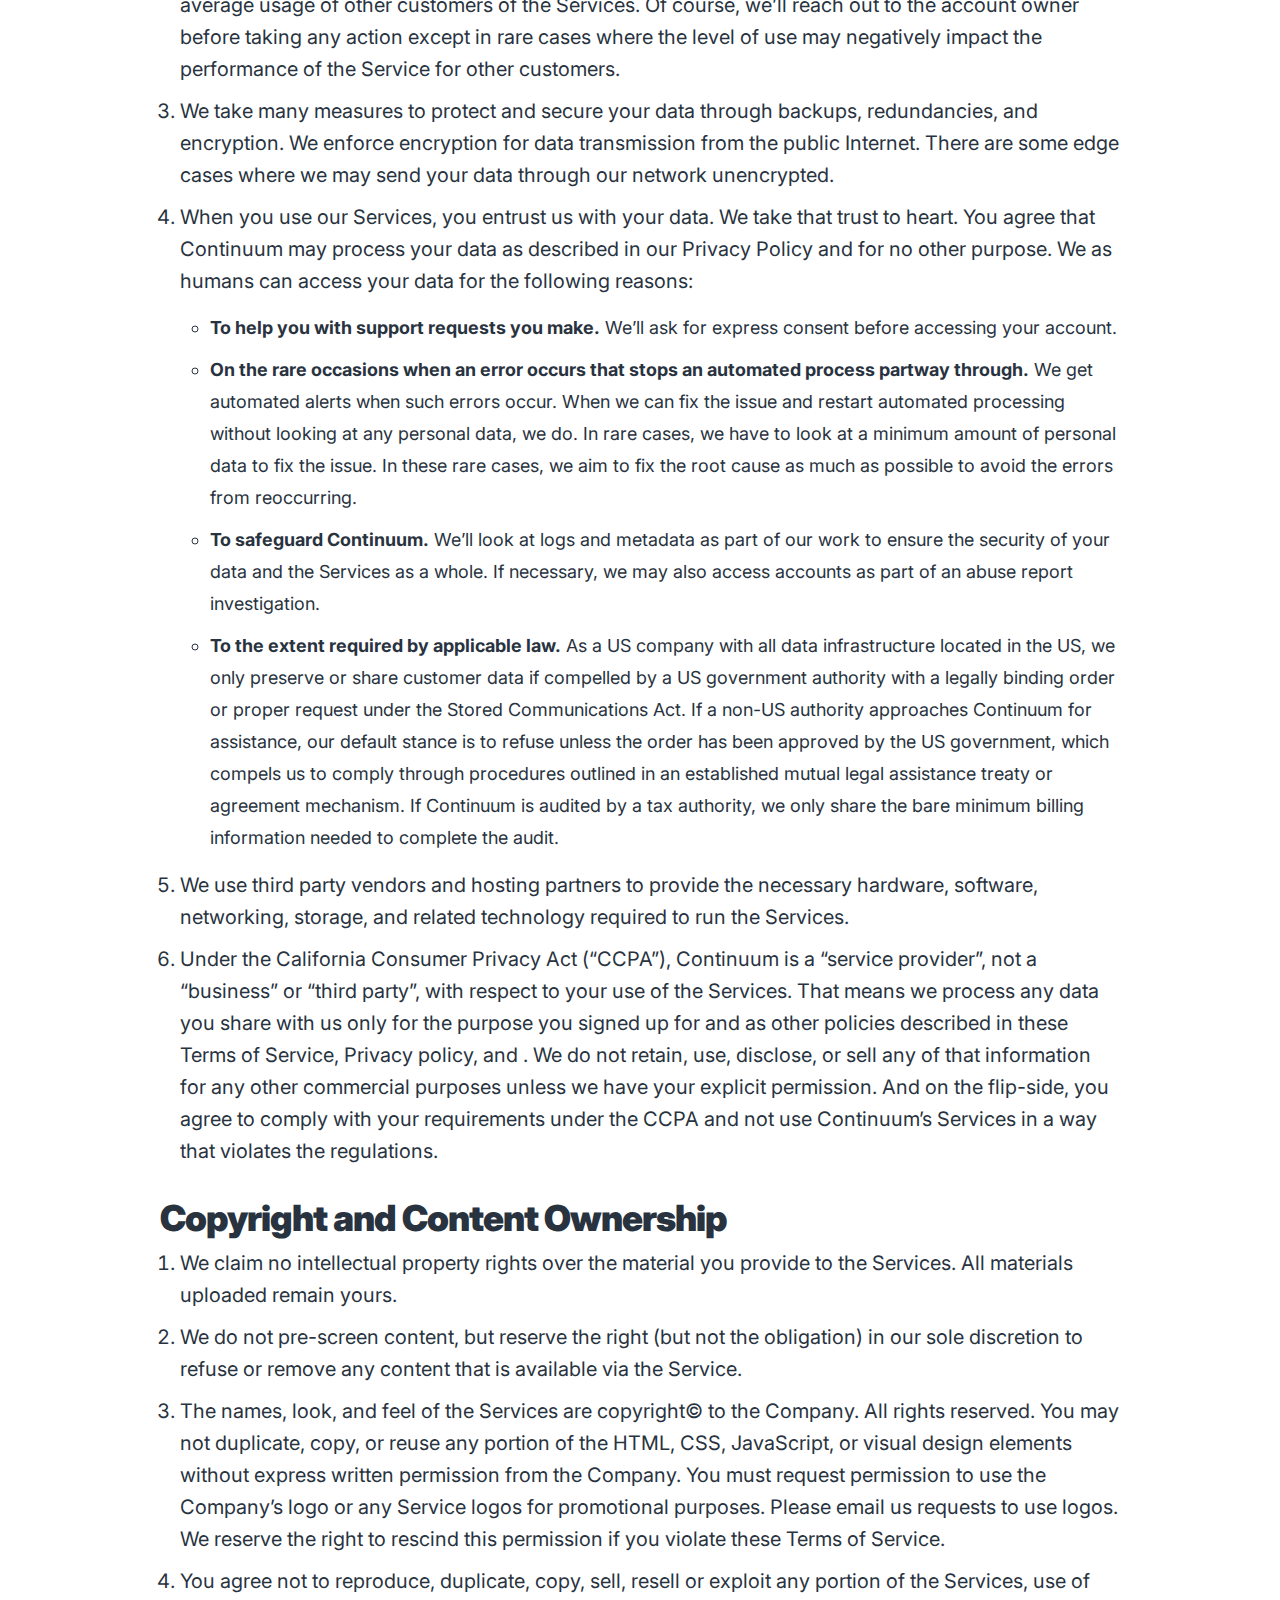
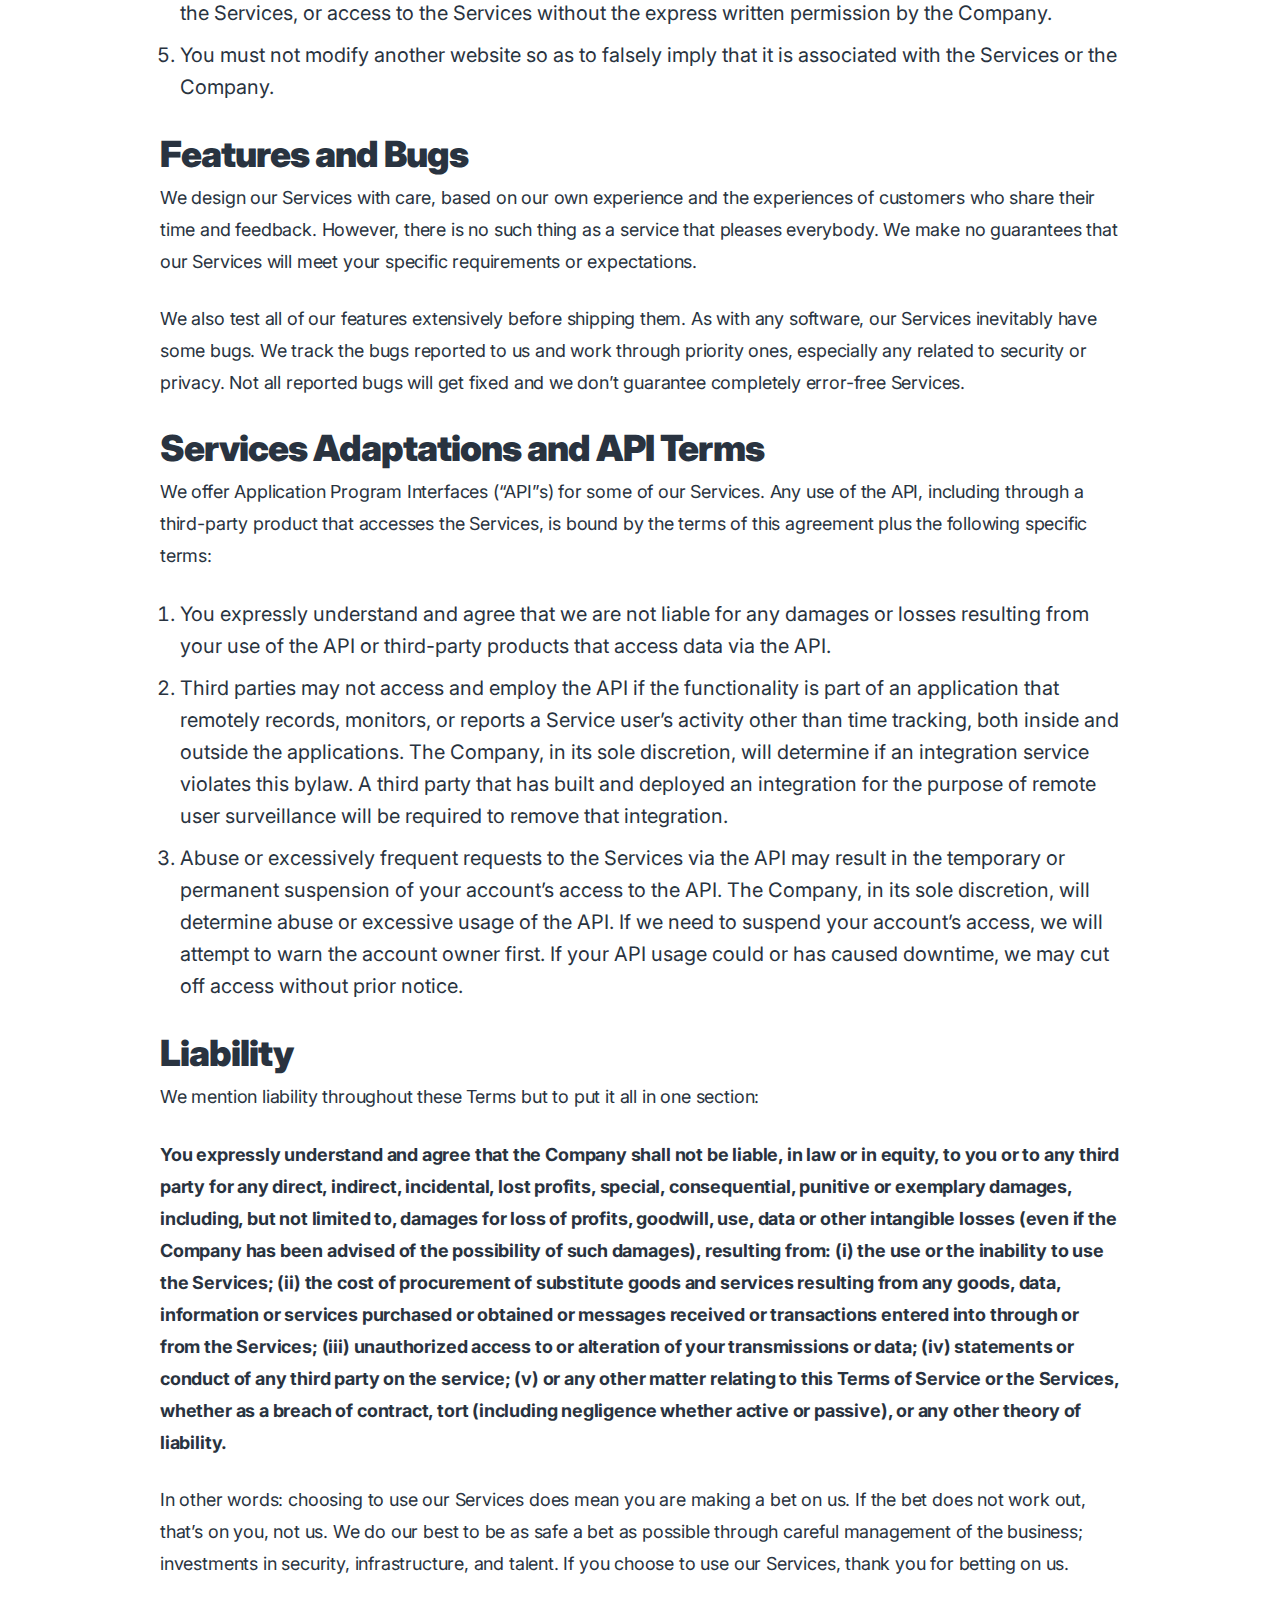
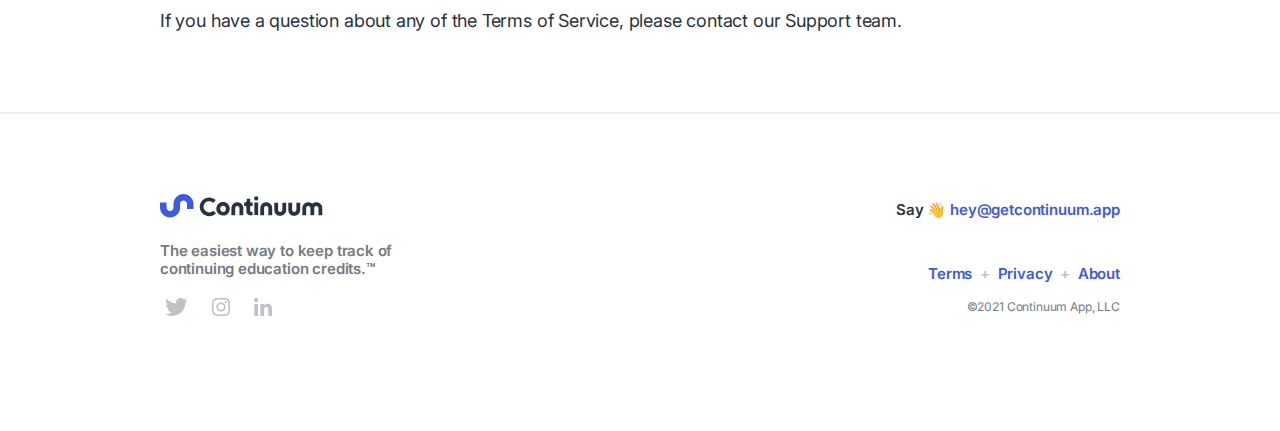
<file: policies/terms.html>
<!DOCTYPE html>
<html lang="en">
<head>

  <!-- Basic Page Needs
  –––––––––––––––––––––––––––––––––––––––––––––––––– -->
  	<meta charset="utf-8">
  	<title>Continuum &#8212; The easiest way to keep track of continuing education credits.</title>
  	<meta name="description" content="An app to track continuing education credit hours, built specifically for the real estate industry.">
  	<meta name="author" content="Continuum">
	<link rel="canonical" href="http://getcontinuum.app">
	<meta property="og:site_name" content="http://getcontinuum.app">
	<meta property="og:title" content="The easiest way to keep track of continuing education credits.">
	<meta property="og:url" content="http://getcontinuum.app">
	<meta property="og:type" content="website">
	<meta property="og:image" content="http://getcontinuum.app/images/social-sharing/thumbnail.png">
	<meta name="twitter:image:alt" content="An app to track continuing education credit hours, built specifically for the real estate industry.">
	<meta itemprop="name" content="Continuum">
	<meta itemprop="url" content="http://getcontinuum.app">
	<meta name="twitter:title" content="An app to track continuing education credit hours, built specifically for the real estate industry.">
	<meta name="twitter:url" content="http://getcontinuum.app">
	<meta name="twitter:card" content="summary_large_image">
	<meta name="description" content="An app to track continuing education credit hours, built specifically for the real estate industry.">

  <!-- Mobile Specific Metas
  –––––––––––––––––––––––––––––––––––––––––––––––––– -->
  <meta name="viewport" content="width=device-width, initial-scale=1">

  <!-- FONT
  –––––––––––––––––––––––––––––––––––––––––––––––––– -->
  <link rel="preconnect" href="https://fonts.gstatic.com">
  <link href="https://fonts.googleapis.com/css2?family=Inter:wght@300;400;600;700;900&display=swap" rel="stylesheet">

  <!-- CSS
  –––––––––––––––––––––––––––––––––––––––––––––––––– -->
  <link rel="stylesheet" href="/css/normalize.css">
  <link rel="stylesheet" href="/css/framework.css">
  <link rel="stylesheet" href="/css/style.css">

  <!-- Favicon
  –––––––––––––––––––––––––––––––––––––––––––––––––– -->
  <link rel="icon" type="image/png" href="/images/favicon.png">

</head>


<body>

  <!-- Primary Page Layout
  –––––––––––––––––––––––––––––––––––––––––––––––––– -->
  
<header class="full" id="_">

	<nav class="contain-her">
		<div class="row">
			<div class="six columns">
				<a href="/"><img src="/images/logo-tag-alpha.svg" alt="Continuum Logo with tagline" class="logo" /></a>
			</div>
			<div class="six columns">
				<ul>
					<li><a href="/about/">About</a></li>
					<li><a href="/index.html#signup-form">Sign Up</a></li>
				</ul>
			</div>
	</nav>
	
</header>


<section class="textual">
	
	<div class="full mast">
		<h1>Terms of Service</h1>
	</div>
	
	<div class="contain-her-more">
		<div class="row">
			<div class="twelve columns">
				
				<p class="text-small mute">Last updated: January 1, 2021</p>
				
				<p>From everyone at Continuum, thank you for using our products! We build them to help you do your best work. There are thousands of people using Continuum products every day. Because we don’t know every one of our customers personally, we have to put in place some Terms of Service to help keep the ship afloat.</p>
				
				<p>When we say “Company”, “we”, “our”, or “us” in this document, we are referring to Continuum, LLC. </p>
				
				<p>When we say “Services”, we mean any product created and maintained by Continuum, LLC. That includes all versions of Continuum, whether delivered within a web browser, desktop application, mobile application, or another format.</p>
				
				<p>When we say “You” or “your”, we are referring to the people or organizations that own an account with one or more of our Services. We may update these Terms of Service in the future.</p>
				 
				<p>When you use our Services, now or in the future, you are agreeing to the latest Terms of Service. That’s true for any of our existing and future products and all features that we add to our Services over time. There may be times where we do not exercise or enforce any right or provision of the Terms of Service; in doing so, we are not waiving that right or provision. <strong>These terms do contain a limitation of our liability.</strong></p>
				
				<p>If you violate any of the terms, we may terminate your account. That’s a broad statement and it means you need to place a lot of trust in us. We do our best to deserve that trust by being open about who we are, how we work, and keeping an open door to your feedback.</p>
				
				<h2>Account Terms</h2>
				<ol>
					<li>You are responsible for maintaining the security of your account and password. The Company cannot and will not be liable for any loss or damage from your failure to comply with this security obligation. We recommend users set up two-factor authentication for added security. In some of our Services, we may require it.</li>
					<li>You are responsible for all content posted and activity that occurs under your account. That includes content posted by others who either: (a) have access to your login credentials; or (b) have their own logins under your account.</li>
					<li>You must be a human. Accounts registered by “bots” or other automated methods are not permitted.</li>
				</ol>
				
				<h2>Payment, Refunds, and Plan Changes</h2>
				<ol>
					<li>For paid Services that offer a free trial, we explain the length of trial when you sign up. After the trial period, you need to pay in advance to keep using the Service. If you do not pay, we will freeze your account and it will be inaccessible until you make payment. If your account has been frozen for a while, we will queue it up for auto-cancellation. See our Cancellation policy for more details.</li>
					<li>All fees are exclusive of all taxes, levies, or duties imposed by taxing authorities. Where required, we will collect those taxes on behalf of the taxing authority and remit those taxes to taxing authorities. Otherwise, you are responsible for payment of all taxes, levies, or duties.</li>
					
					<li>We process refunds according to our Fair Refund policy.</li>
				</ol>
				
				<h2>Cancellation and Termination</h2>
				<ol>
					<li>You are solely responsible for properly canceling your account. Within our app, we provide a simple no-questions-asked cancellation link. You can find instructions for how to cancel your account in our Cancellation policy. An email or phone request to cancel your account is not automatically considered cancellation. If you need help cancelling your account, you can always contact our Support team.</li>
					<li>All of your content will be inaccessible from the Services immediately upon cancellation. Within 30 days, all content will be permanently deleted from active systems and logs. Within 60 days, all content will be permanently deleted from our backups. We cannot recover this information once it has been permanently deleted. </li>
					<li>If you cancel the Service before the end of your current paid up month, your cancellation will take effect immediately, and you will not be charged again. We do not automatically prorate unused time in the last billing cycle. See our Fair Refund policy for more details.</li>
					<li>We have the right to suspend or terminate your account and refuse any and all current or future use of our Services for any reason at any time. Suspension means you will not be able to access the account or any content in the account. Termination will furthermore result in the deletion of your account or your access to your account, and the forfeiture and relinquishment of all content in your account. We also reserve the right to refuse the use of the Services to anyone for any reason at any time. We have this clause because statistically speaking, out of the hundreds of thousands of accounts on our Services, there is at least one doing something nefarious. There are some things we staunchly stand against and this clause is how we exercise that stance.</li>
					<li>Verbal, physical, written or other abuse (including threats of abuse or retribution) of Company employee or officer will result in immediate account termination.</li>
				</ol>
				
				<h2>Modifications to the Service and Prices</h2>
				<ol>
					<li>We make a promise to our customers to support our Services as long as we are a viable company. That means when it comes to security, privacy, and customer support, we will continue to maintain any legacy Services. Sometimes it becomes technically impossible to continue a feature or we redesign a part of our Services because we think it could be better or we decide to close new signups of a product. We reserve the right at any time to modify or discontinue, temporarily or permanently, any part of our Services with or without notice.</li>
					<li>Sometimes we change the pricing structure for our products. When we do that, we tend to exempt existing customers from those changes. However, we may choose to change the prices for existing customers. If we do so, we will give at least 30 days notice and will notify you via the email address on record. We may also post a notice about changes on our websites or the affected Services themselves.</li>
				</ol>
				
				<h2>Uptime, Security, and Privacy</h2>
				<ol>
					<li>Your use of the Services is at your sole risk. We provide these Services on an “as is” and “as available” basis. We do not offer service-level agreements for most of our Services but do take uptime of our applications seriously.</li> 
					<li>We reserve the right to temporarily disable your account if your usage significantly exceeds the average usage of other customers of the Services. Of course, we’ll reach out to the account owner before taking any action except in rare cases where the level of use may negatively impact the performance of the Service for other customers.</li>
					<li>We take many measures to protect and secure your data through backups, redundancies, and encryption. We enforce encryption for data transmission from the public Internet. There are some edge cases where we may send your data through our network unencrypted. </li>
					<li>When you use our Services, you entrust us with your data. We take that trust to heart. You agree that Continuum may process your data as described in our Privacy Policy and for no other purpose. We as humans can access your data for the following reasons:
					
						<ul>
							<li><strong>To help you with support requests you make.</strong> We’ll ask for express consent before accessing your account.</li>
							<li><strong>On the rare occasions when an error occurs that stops an automated process partway through.</strong> We get automated alerts when such errors occur. When we can fix the issue and restart automated processing without looking at any personal data, we do. In rare cases, we have to look at a minimum amount of personal data to fix the issue. In these rare cases, we aim to fix the root cause as much as possible to avoid the errors from reoccurring.</li>
							<li><strong>To safeguard Continuum.</strong> We’ll look at logs and metadata as part of our work to ensure the security of your data and the Services as a whole. If necessary, we may also access accounts as part of an abuse report investigation.</li>
							<li><strong>To the extent required by applicable law.</strong> As a US company with all data infrastructure located in the US, we only preserve or share customer data if compelled by a US government authority with a legally binding order or proper request under the Stored Communications Act. If a non-US authority approaches Continuum for assistance, our default stance is to refuse unless the order has been approved by the US government, which compels us to comply through procedures outlined in an established mutual legal assistance treaty or agreement mechanism. If Continuum is audited by a tax authority, we only share the bare minimum billing information needed to complete the audit.</li>
							</ul>
					</li>
							
							<li>We use third party vendors and hosting partners to provide the necessary hardware, software, networking, storage, and related technology required to run the Services.</li>
							<li>Under the California Consumer Privacy Act (“CCPA”), Continuum is a “service provider”, not a “business” or “third party”, with respect to your use of the Services. That means we process any data you share with us only for the purpose you signed up for and as other policies described in these Terms of Service, Privacy policy, and . We do not retain, use, disclose, or sell any of that information for any other commercial purposes unless we have your explicit permission. And on the flip-side, you agree to comply with your requirements under the CCPA and not use Continuum’s Services in a way that violates the regulations.</li>
				</ol>

				<h2>Copyright and Content Ownership</h2>
				<ol>
					<li>We claim no intellectual property rights over the material you provide to the Services. All materials uploaded remain yours.</li>	
					<li>We do not pre-screen content, but reserve the right (but not the obligation) in our sole discretion to refuse or remove any content that is available via the Service.</li>
					<li>The names, look, and feel of the Services are copyright&copy; to the Company. All rights reserved. You may not duplicate, copy, or reuse any portion of the HTML, CSS, JavaScript, or visual design elements without express written permission from the Company. You must request permission to use the Company’s logo or any Service logos for promotional purposes. Please email us requests to use logos. We reserve the right to rescind this permission if you violate these Terms of Service.</li>
					<li>You agree not to reproduce, duplicate, copy, sell, resell or exploit any portion of the Services, use of the Services, or access to the Services without the express written permission by the Company.</li>
					<li>You must not modify another website so as to falsely imply that it is associated with the Services or the Company.</li>
				</ol>
				
				<h2>Features and Bugs</h2>
				<p>We design our Services with care, based on our own experience and the experiences of customers who share their time and feedback. However, there is no such thing as a service that pleases everybody. We make no guarantees that our Services will meet your specific requirements or expectations.</p>
				<p>We also test all of our features extensively before shipping them. As with any software, our Services inevitably have some bugs. We track the bugs reported to us and work through priority ones, especially any related to security or privacy. Not all reported bugs will get fixed and we don’t guarantee completely error-free Services.</p>
				
				<h2>Services Adaptations and API Terms</h2>
				<p>We offer Application Program Interfaces (“API”s) for some of our Services. Any use of the API, including through a third-party product that accesses the Services, is bound by the terms of this agreement plus the following specific terms:</p>
				<ol>
					<li>You expressly understand and agree that we are not liable for any damages or losses resulting from your use of the API or third-party products that access data via the API.</li>
					<li>Third parties may not access and employ the API if the functionality is part of an application that remotely records, monitors, or reports a Service user’s activity other than time tracking, both inside and outside the applications. The Company, in its sole discretion, will determine if an integration service violates this bylaw. A third party that has built and deployed an integration for the purpose of remote user surveillance will be required to remove that integration.</li>
					<li>Abuse or excessively frequent requests to the Services via the API may result in the temporary or permanent suspension of your account’s access to the API. The Company, in its sole discretion, will determine abuse or excessive usage of the API. If we need to suspend your account’s access, we will attempt to warn the account owner first. If your API usage could or has caused downtime, we may cut off access without prior notice.</li>
				</ol>
				
				
				<h2>Liability</h2>
				<p>We mention liability throughout these Terms but to put it all in one section:<p>
				<p><strong>You expressly understand and agree that the Company shall not be liable, in law or in equity, to you or to any third party for any direct, indirect, incidental, lost profits, special, consequential, punitive or exemplary damages, including, but not limited to, damages for loss of profits, goodwill, use, data or other intangible losses (even if the Company has been advised of the possibility of such damages), resulting from: (i) the use or the inability to use the Services; (ii) the cost of procurement of substitute goods and services resulting from any goods, data, information or services purchased or obtained or messages received or transactions entered into through or from the Services; (iii) unauthorized access to or alteration of your transmissions or data; (iv) statements or conduct of any third party on the service; (v) or any other matter relating to this Terms of Service or the Services, whether as a breach of contract, tort (including negligence whether active or passive), or any other theory of liability.</strong></p>
				<p>In other words: choosing to use our Services does mean you are making a bet on us. If the bet does not work out, that’s on you, not us. We do our best to be as safe a bet as possible through careful management of the business; investments in security, infrastructure, and talent. If you choose to use our Services, thank you for betting on us.</p>
				<p>If you have a question about any of the Terms of Service, please contact our Support team.</p>









				
				
			</div>
	</div>
</section>


<section class="footer">
	<div class="contain-her-more">
		<div class="row">
			<div class="six columns">
				<p><a href="/"><img src="/images/logo-color.svg" class="logo" alt="Continuum logo" /></a>
				<span class="tagline">The easiest way to keep track of<br /> continuing education credits.&trade;</span>
				<span class="social"><a href="https://twitter.com/getcontinuum"><img src="/images/social-twitter.svg" alt="Twitter" /></a>&nbsp;&nbsp;&nbsp;<a href="https://instagram.com/getcontinuum"><img src="/images/social-instagram.svg" alt="Instagram" /></a>&nbsp;&nbsp;&nbsp;<a href="https://linkedin.com/getcontinuum"><img src="/images/social-linkedin.svg" alt="LinkedIn" /></a></span>
				</p>
			</div>
		
			<div class="six columns">
				<p class="fodder">
					Say 👋 <a href="mailto:hey@getcontinuum.app">hey@getcontinuum.app</a>
					<br /><br />
					<a href="/policies/">Terms</a>&nbsp;&nbsp;<span>+</span>&nbsp;&nbsp;<a href="/policies/privacy.html">Privacy</a>&nbsp;&nbsp;<span>+</span>&nbsp;&nbsp;<a href="/about/">About</a>
					<br />
					<small>&copy;2021 Continuum App, LLC</small>
				</p>
			</div>
		</div>
	</div>
</section>

<!-- End Document
  –––––––––––––––––––––––––––––––––––––––––––––––––– -->
</body>
</html>
</file>
<file: css/framework.css>
/*
* Continuum v1.0
* Copyright 2020, Chuck Mallott
* http://getcontinuum.app
* framework.css
*/


/* Table of contents
––––––––––––––––––––––––––––––––––––––––––––––––––
- Grid
- Spacing
- Utilities
- Clearing
- Media Queries
*/


/* Grid
–––––––––––––––––––––––––––––––––––––––––––––––––– */
.contain-her {
  position: relative;
  max-width: 1280px;
  margin: 0 auto;
  box-sizing: border-box; }
  
 .contain-her-more {
  position: relative;
  max-width: 960px;
  margin: 0 auto;
  box-sizing: border-box; }
  
 .full {
  position: relative;
  width: 100%;
  margin: 0 auto;
  padding: 0;
  box-sizing: border-box; }
  
.column,
.columns {
  width: 100%;
  float: left;
  box-sizing: border-box; }


/* For devices larger than 400px */
@media (min-width: 400px) {
  .contain-her {
    width: 90%;
	}
}

/* For devices larger than 1000px */
@media (min-width: 1000px) {
  .contain-her {
    width: 90%; }
  .column,
  .columns {
    margin-left: 4%; }
  .column:first-child,
  .columns:first-child {
    margin-left: 0; }

  .one.column,
  .one.columns                    { width: 4.66666666667%; }
  .two.columns                    { width: 13.3333333333%; }
  .three.columns                  { width: 22%;            }
  .four.columns                   { width: 30.6666666667%; }
  .five.columns                   { width: 39.3333333333%; }
  .six.columns                    { width: 48%;            }
  .seven.columns                  { width: 56.6666666667%; }
  .eight.columns                  { width: 65.3333333333%; }
  .nine.columns                   { width: 74.0%;          }
  .ten.columns                    { width: 82.6666666667%; }
  .eleven.columns                 { width: 91.3333333333%; }
  .twelve.columns                 { width: 100%; margin-left: 0; }

  .one-third.column               { width: 30.6666666667%; }
  .two-thirds.column              { width: 65.3333333333%; }

  .one-half.column                { width: 48%; }

  /* Offsets */
  .offset-by-one.column,
  .offset-by-one.columns          { margin-left: 8.66666666667%; }
  .offset-by-two.column,
  .offset-by-two.columns          { margin-left: 17.3333333333%; }
  .offset-by-three.column,
  .offset-by-three.columns        { margin-left: 26%;            }
  .offset-by-four.column,
  .offset-by-four.columns         { margin-left: 34.6666666667%; }
  .offset-by-five.column,
  .offset-by-five.columns         { margin-left: 43.3333333333%; }
  .offset-by-six.column,
  .offset-by-six.columns          { margin-left: 52%;            }
  .offset-by-seven.column,
  .offset-by-seven.columns        { margin-left: 60.6666666667%; }
  .offset-by-eight.column,
  .offset-by-eight.columns        { margin-left: 69.3333333333%; }
  .offset-by-nine.column,
  .offset-by-nine.columns         { margin-left: 78.0%;          }
  .offset-by-ten.column,
  .offset-by-ten.columns          { margin-left: 86.6666666667%; }
  .offset-by-eleven.column,
  .offset-by-eleven.columns       { margin-left: 95.3333333333%; }

  .offset-by-one-third.column,
  .offset-by-one-third.columns    { margin-left: 34.6666666667%; }
  .offset-by-two-thirds.column,
  .offset-by-two-thirds.columns   { margin-left: 69.3333333333%; }

  .offset-by-one-half.column,
  .offset-by-one-half.columns     { margin-left: 52%; }

}


/* Spacing
–––––––––––––––––––––––––––––––––––––––––––––––––– */
button,
.button {
  margin-bottom: 1rem; }
input,
textarea,
select,
fieldset {
  margin-bottom: 1.5rem; }
pre,
blockquote,
dl,
figure,
table,
p,
ul,
ol,
form {
  margin-bottom: 2.5rem; }


/* Utilities
–––––––––––––––––––––––––––––––––––––––––––––––––– */
.u-full-width {
  width: 100%;
  box-sizing: border-box; }
.u-max-full-width {
  max-width: 100%;
  box-sizing: border-box; }
.u-pull-right {
  float: right; }
.u-pull-left {
  float: left; }

.text-right {
	text-align: right;
}

.text-left {
	text-align: left;
}

.text-center {
	text-align: center;
}


/* Misc
–––––––––––––––––––––––––––––––––––––––––––––––––– */
hr {
  margin-top: 3rem;
  margin-bottom: 3.5rem;
  border-width: 0;
  border-top: 1px solid #E1E1E1; }


/* Clearing
–––––––––––––––––––––––––––––––––––––––––––––––––– */

/* Self Clearing Goodness */
.contain-her:after,
.row:after,
.u-cf {
  content: "";
  display: table;
  clear: both; }


/* Media Queries
–––––––––––––––––––––––––––––––––––––––––––––––––– */
/*
Note: The best way to structure the use of media queries is to create the queries
near the relevant code. For example, if you wanted to change the styles for buttons
on small devices, paste the mobile query code up in the buttons section and style it
there.
*/


/* Larger than mobile */
@media (min-width: 400px) {

	}

/* Larger than phablet (also point when grid becomes active) */
@media (min-width: 550px) {

	}

/* Larger than tablet */
@media (min-width: 750px) {

	}

/* Larger than desktop */
@media (min-width: 1000px) {

	}

/* Larger than Desktop HD */
@media (min-width: 1280px) {

}
</file>
<file: css/style.css>
/*
* Continuum v1.0
* Copyright 2020, Chuck Mallott
* http://getcontinuum.app
* style.css
*/



/* Table of contents
––––––––––––––––––––––––––––––––––––––––––––––––––
- Base Styles
- Colors
- Typography
- Links
- Buttons
- Forms
- Lists
- Code
- Tables
- Layout
- Navigation
*/


/* Base Styles
–––––––––––––––––––––––––––––––––––––––––––––––––– */
/* NOTE
html is set to 62.5% so that all the REM measurements throughout Skeleton
are based on 10px sizing. So basically 1.5rem = 15px :) */
html {
  font-size: 62.5%;
  scroll-behavior: smooth;
  }
body {
  font-size: 2.0em; /* currently ems cause chrome bug misinterpreting rems on body element */
  line-height: 1.4;
  font-weight: 400;
  font-family: 'Inter', Helvetica, Arial, sans-serif;
  color: #293340;
  text-align: center;
  background-color: #FFF;
  	-webkit-font-smoothing: antialiased;
  	-moz-osx-font-smoothing: grayscale;
  }
  
  
/* Colors
–––––––––––––––––––––––––––––––––––––––––––––––––– 

Ink100			#293340;
Ink90			#333D49;
Ink80			#48515C;
Ink70			#747B83;

Ink40			#BFC2C6;
Ink30			#DFE0E2;
Ink20			#E9EAEB;
Ink10			#F4F4F5;

Blue80			#405ADD;
Blue70			#647BF0;
Blue50			#9AAAFA;
Blue20			#DDE2FF;
Blue10			#F9FAFF;

Purple80		#6F57E5;
Purple40		#BEB3F3;
Purple10		#F1EFFC;

Aqua80			#43BFDD;
Aqua40			#AAE1F0;
Aqua10	 		#EDF9FC;

Pink80			#E35186;
Pink40			#F2B0C7;
Pink10			#FCEEF3;

Yellow80		#FDBF55;
Yellow40		#FFE2B1;
Yellow10		#FFF9EE;

*/
  


/* Typography
–––––––––––––––––––––––––––––––––––––––––––––––––– 

Inter Web Font
* light			300
* regular		400
* semibold		600
* bold			700
* black			900

*/



h1, h2, h3, h4, h5, h6 {
  margin-top: 0;
  margin-bottom: .5rem;
  font-weight: 900; }
h1 { font-size: 5.0rem; line-height: 1.2; letter-spacing: -.1rem; color: #293340; font-weight: 900; }
h2 { font-size: 3.6rem; line-height: 1.3; letter-spacing: -.1rem; color: #293340; font-weight: 900; }
h3 { font-size: 3.2rem; line-height: 1.3; letter-spacing: -.025rem; color: #293340; font-weight: 300; }
h4 { font-size: 2.4rem; line-height: 1.3; color: #405ADD; font-weight: 700; margin-top: 3em; }
h5 { font-size: 1.7rem; line-height: 1.2; color: #405ADD; font-weight: 400; }
h6 { font-size: 1.6rem; line-height: 1.3; color: #405ADD; font-weight: 700; text-transform: uppercase; letter-spacing: .2em; margin-top: 3em;}


.loud {
	font-size: 3.6rem; line-height: 5rem; font-weight: 300;
}

p {
  margin: 0 0 1.4em 0;
  padding: 0;
  font-size: 1.8rem;
  line-height: 3.2rem;
  letter-spacing: -.01em;
}

.text-small {
	font-size: 1.4rem;
}

.mute {
	opacity: 50%;
}

::selection {
  background: #405ADD; /* WebKit/Blink Browsers */
  color: #fff;
}
::-moz-selection {
  background: #405ADD; /* Gecko Browsers */
  color: #fff;
}


/* Links
–––––––––––––––––––––––––––––––––––––––––––––––––– */
a {
  color: #405ADD;
  text-decoration: none;
  border-bottom: 2px solid rgba(64,90,221,.25);
  font-weight: 600; }
a:hover {
  color: #293340;
  text-decoration: none;
  background: #FFFADA;
  border-bottom: 2px solid #FFE41D;
  }


/* Buttons
–––––––––––––––––––––––––––––––––––––––––––––––––– */
.button,
button,
input[type="submit"],
input[type="reset"],
input[type="button"] {
  display: inline-block;
  height: 50px;
  padding: 0 32px;
  color: #fff;
  text-align: center;
  font-size: 16px;
  font-weight: 900;
  line-height: 48px;
  letter-spacing: .1rem;
  text-transform: uppercase;
  text-decoration: none;
  background-color: rgb(64,90,221);
  border-radius: 3px;
  cursor: pointer;
  box-sizing: border-box;
  border: 2px solid transparent; }
.button:hover,
button:hover,
input[type="submit"]:hover,
input[type="reset"]:hover,
input[type="button"]:hover,
.button:focus,
button:focus,
input[type="submit"]:focus,
input[type="reset"]:focus,
input[type="button"]:focus {
  color: #405ADD;
  background-color: rgb(221,226,255,1);
  border: 2px solid rgba(221,226,255,1);	
  outline: 0;
}
  
.button.button-secondary,
button.button-secondary,
input[type="submit"].button-secondary,
input[type="reset"].button-secondary,
input[type="button"].button-secondary {
  color: #405ADD;
  background-color: rgb(221,226,255,1);
  border-color: transparent; }
.button.button-secondary:hover,
button.button-secondary:hover,
input[type="submit"].button-secondary:hover,
input[type="reset"].button-secondary:hover,
input[type="button"].button-secondary:hover,
.button.button-secondary:focus,
button.button-secondary:focus,
input[type="submit"].button-secondary:focus,
input[type="reset"].button-secondary:focus,
input[type="button"].button-secondary:focus {
  color: #405ADD;
  background-color: transparent;
  border-color: rgba(64,90,221,.25);
}

.button.button-shade,
button.button-shade,
input[type="submit"].button-shade,
input[type="reset"].button-shade,
input[type="button"].button-shade {
  color: #48515C;
  background-color: rgba(223,224,226,.85);
  border-color: transparent }
.button.button-shade:hover,
button.button-shade:hover,
input[type="submit"].button-shade:hover,
input[type="reset"].button-shade:hover,
input[type="button"].button-shade:hover,
.button.button-shade:focus,
button.button-shade:focus,
input[type="submit"].button-shade:focus,
input[type="reset"].button-shade:focus,
input[type="button"].button-shade:focus {
  color: #293340;
  background-color: rgba(223,224,226,1);
  border-color: transparent;
}


/* Forms
–––––––––––––––––––––––––––––––––––––––––––––––––– */
input[type="email"],
input[type="number"],
input[type="search"],
input[type="text"],
input[type="tel"],
input[type="url"],
input[type="password"],
textarea,
select {
  height: 38px;
  padding: 6px 10px; /* The 6px vertically centers text on FF, ignored by Webkit */
  background-color: #fff;
  border: 1px solid #D1D1D1;
  border-radius: 3px;
  box-shadow: none;
  box-sizing: border-box; }
/* Removes awkward default styles on some inputs for iOS */
input[type="email"],
input[type="number"],
input[type="search"],
input[type="text"],
input[type="tel"],
input[type="url"],
input[type="password"],
textarea {
  -webkit-appearance: none;
     -moz-appearance: none;
          appearance: none; }
textarea {
  min-height: 65px;
  padding-top: 6px;
  padding-bottom: 6px; }
input[type="email"]:focus,
input[type="number"]:focus,
input[type="search"]:focus,
input[type="text"]:focus,
input[type="tel"]:focus,
input[type="url"]:focus,
input[type="password"]:focus,
textarea:focus,
select:focus {
  border: 1px solid #33C3F0;
  outline: 0; }
label,
legend {
  display: block;
  margin-bottom: .5rem;
  font-weight: 600; }
fieldset {
  padding: 0;
  border-width: 0; }
input[type="checkbox"],
input[type="radio"] {
  display: inline; }
label > .label-body {
  display: inline-block;
  margin-left: .5rem;
  font-weight: normal; }


/* Lists
–––––––––––––––––––––––––––––––––––––––––––––––––– */
ul {
  list-style: circle outside; }
ol {
  list-style: decimal outside; }
ol, ul {
  padding-left: 0;
  margin-top: 0;
  line-height: 3.2rem;
  margin: 0 0 1.4em 1em;
  }
ul ul,
ul ol,
ol ol,
ol ul {
  margin: 1.5rem 0 1.5rem 3rem;
  font-size: 90%; }
li {
  margin-bottom: 1rem; }


/* Code
–––––––––––––––––––––––––––––––––––––––––––––––––– */
code {
  padding: .2rem .5rem;
  margin: 0 .2rem;
  font-size: 90%;
  white-space: nowrap;
  background: #F1F1F1;
  border: 1px solid #E1E1E1;
  border-radius: 3px; }
pre > code {
  display: block;
  padding: 1rem 1.5rem;
  white-space: pre; }


/* Tables
–––––––––––––––––––––––––––––––––––––––––––––––––– */
th,
td {
  padding: 12px 15px;
  text-align: left;
  border-bottom: 1px solid #E1E1E1; }
th:first-child,
td:first-child {
  padding-left: 0; }
th:last-child,
td:last-child {
  padding-right: 0; }
  
  
/* Layout Styles
–––––––––––––––––––––––––––––––––––––––––––––––––– */

header {
	background: rgb(246,246,246);
	background: linear-gradient(180deg, rgba(255,255,255,1) 0%, rgba(246,246,246,1) 100%);
	text-align: center;
}

/* Larger than desktop */
@media (min-width: 1000px) {
	header {
		text-align: left;
	}
}

header span.text-small {
	display: block;
}

/* Larger than desktop HD */
@media (min-width: 1280px) {
	header span.text-small {
		display: inline;
	}
}


header h1, header p, header span {
	color: #293340;
}

header .hero {
	margin-top: 4em;
	position: relative;
}

header .hero h1 {
	margin-bottom: 0;
}

header .hero p {
	font-size: 3.2rem; line-height: 1.3; letter-spacing: -.05rem; color: #747B83; padding-top: 1em; font-weight: 300;
}

header .hero img.lift {
	display: none;
}

/* Larger than desktop */
@media (min-width: 1000px) {
	header .hero img.lift {
		display: block;
		position: absolute;
		right: 30px;
		top: -60px;
		transition: top ease 0.2s;
	}
	
	header .hero img.lift:hover {
		top: -68px;
	}
}

/* Larger than Desktop HD */
@media (min-width: 1280px) {
	header .hero img.lift {
		width: 600px;
	}
}

header nav {
	font-size: 1.5rem;
}

header nav a:link, header nav a:visited, header nav a:active {
	color: #747B83;
	text-decoration: none;
	border: 0;
	font-weight: 400;
}

header nav a:hover {
	color: #405ADD;
	background: transparent;
}

header nav ul {
	display: none;
}


/* Larger than desktop */
@media (min-width: 1000px) {
	header nav ul {
		display: block;
		margin-bottom: 0;
		padding-bottom: 0;
	}
}

section {
	padding: 50px 0;
	text-align: left;
}

section.quotes {
	background: #f6f6f6;
	text-align: center;
}

section.pricing {
	background: #f6f6f6;
	text-align: center;
}

.button-row {
	padding: 2em 0 0 0;
}

svg.responsive {
	width: 100%;
	height: auto;
	margin-bottom: -10px;
}

.key-points {
	display: flex;
	flex-flow: row wrap;
	justify-content: center;
	overflow: hidden;
	align-items: stretch;
	text-align: center;
	padding-top: 0;
}

.point-box {
	border-radius: 10px;
	padding: 3em;
	-webkit-box-shadow: 0 0 30px 0 rgba(41,51,64,.15);
	box-shadow: 0 0 30px 0 rgba(41,51,64,.15);
	margin: 2em 0;
	flex: 0 1 auto;
}

.point-box img {
	text-align: center;
	margin-bottom: 1em;
}

.point-box h4 {
	color: #293340;
	font-weight: 600;
	margin-bottom: .75em;
	margin-top: 0;
}

.point-box p {
	color: #747B83;
	margin-bottom: 0;
}

.customer-quote blockquote {
	color: #405ADD;
	font-size: 3.2rem;
	font-weight: 300;
}

.customer-quote cite {
	color: #747B83;
	font-weight: 400;
	font-size: 1.5rem;
	font-style: normal;
}

.customer-quote cite strong {
	display: block;
	font-weight: 900;
	color: #333D49;
	text-transform: uppercase;
}

.customer-quote img {
	width: 100px;
	margin: 0 auto;
	border-radius:50%;
	-webkit-box-shadow: 0 0 12px 0 rgba(41,51,64,.35);
	box-shadow: 0 0 12px 0 rgba(41,51,64,.35);
}

section.value-props {
	text-align: center;
}

.prop {
	text-align: left;
}

.prop-alt {
	text-align: left;
}

.prop-oneplace, .prop-mobile, .prop-share {
	padding: 0;
	margin-bottom: 2em;
	text-align: center;
}

/* Larger than desktop */
@media (min-width: 1000px) {
	.prop-oneplace, .prop-mobile, .prop-share {
		display: flex;
		flex-direction: column;
		justify-content: center;
		align-items: baseline;
		min-height: 540px;
		text-align: left;
	}
}

.prop-copy {
	margin: auto;
	padding: 0 40px;
}

.prop-copy h3 {
	margin-top: 0;
}

.prop-img {
	display: none;
}

/* Larger than desktop */
@media (min-width: 1000px) {
	.prop-img {
		display: block;
		margin: 1.25em;
	}
}

.prop-oneplace h3::before {
	content: url(/images/illo-stack.svg);
	display: block;
}

.prop-mobile h3::before {
	content: url(/images/illo-mobile.svg);
	display: block;
}

.prop-share h3::before {
	content: url(/images/illo-profile.svg);
	display: block;
}

.signup {
	background: #405ADD;
	padding: 50px 0 75px 0;
	text-align: center;
}

.signup h2 {
	margin-bottom: .5em;
	color: #fff;
}

.signup h2::before {
	content: url(/images/illo-s-white.svg);
	display: block;
}

.signup h4 {
	color: rgba(255,255,255,.65);
	font-weight: 300;
	font-size: 2.4rem;
	margin-bottom: 2em;
	margin-top: 0;
}

#mc_embed_signup input#mce-EMAIL {
	background: rgba(255,255,255,1);
	border: 1px solid #1F2C6E;
	-webkit-box-shadow:inset 0 0 4px 4px rgba(64,90,221,.25);
	box-shadow:inset 0 0 4px 4px rgba(64,90,221,.25);
	color: #405ADD;
	height: 50px;
	width: 300px;
	font-size: 1.8rem;
	font-weight: 600;
}

#mc_embed_signup input#mce-EMAIL::placeholder {
	color: rgba(64,90,221,.5);
	font-weight: 400;
}

#mc_embed_signup input#mc-embedded-subscribe {
	background: rgba(0,0,0,.35);
	color: #fff;
}

#mc_embed_signup input#mc-embedded-subscribe:hover, #mc_embed_signup input#mc-embedded-subscribe:active {
	border-color: transparent;
	background: rgba(0,0,0,.5);
}


.plan-a, .plan-b {
	background: #fff;
	border-radius: 10px;
	padding: 3em;
	-webkit-box-shadow: 0 0 30px 0 rgba(41,51,64,.15);
	box-shadow: 0 0 30px 0 rgba(41,51,64,.15);
	position: relative;
	margin-bottom: 2em;
}

.plan-a h3, .plan-b h3 {
	margin-bottom: .5rem;
}

.plan-a .description, .plan-b .description {
	color: #405ADD;
}

.plan-a .price, .plan-b .price {
	color: #405ADD;
	font-size: 6.0rem;
	font-weight: 900;
	line-height: 0;
	padding: 1em 0 0 0;
	margin-bottom: .5em;
}

.price span {
	font-weight: 300;
	color: rgba(64,90,221,.5);
}

.pricing .price em {
	display: block;
	font-size: 1.7rem;
	margin-top: 2.4em;
	font-weight: 600;
	font-style: normal;
}

.pricing .annualized {
	margin-top: 0;
}

.pricing .annualized strong {
	background: #FFF082;
}

.pricing h2 {
	margin-bottom: .5em;
}

.pricing h4 {
	color: #405ADD;
	font-weight: 300;
	font-size: 2.4rem;
	margin-bottom: 2em;
	margin-top: 0;
}

.pricing .button {
	text-transform: none;
	color: rgba(255,255,255,.75);
	font-weight: 400;
	letter-spacing: 0;
	height: auto;
	line-height: 1.3;
	padding: 20px 40px;
	font-size: 1.7rem;
	background: rgb(64,90,221);
	background: linear-gradient(140deg, rgba(64,90,221,1) 10%, rgba(67,191,221,1) 90%);
	border: 0;
	width: 100%;
	word-wrap: break-all;
}

.pricing .button:hover {
	background: rgba(64,90,221,.25);
	color: #405ADD;
}

.pricing .button:hover strong {
	color: #405ADD;
}

.pricing .button strong {
	color: rgba(255,255,255,1);
	font-weight: 900;
	display: block;
	font-size: 2.0rem;
}

.plan-b img.discount-flag {
	position: absolute;
	top: 20px;
	right: -10px;
}

.pricing-includes {
	margin-top: 1em;
	display: flex;
	flex-flow: row wrap;
	justify-content: center;
}

.tag {
	background: rgba(64,90,221,.10);
	background-repeat: no-repeat;
	background-position: 24px center;
	border-radius: 50px;
	color: #405ADD;
	font-size: 1.5rem;
	font-weight: 600;
	padding: 14px 30px;
	margin: 10px;
	text-indent: 30px;
}

.tag.dashboard {
	background-image: url(/images/icon-dashboard.svg);
}

.tag.uploads {
	background-image: url(/images/icon-uploads.svg);
}

.tag.license-periods {
	background-image: url(/images/icon-licenseperiod.svg);
}

.tag.profile-share {
	background-image: url(/images/icon-profileshare.svg);
}

.tag.reminders {
	background-image: url(/images/icon-reminder.svg);
}

.tag.support {
	background-image: url(/images/icon-support.svg);
}


section.footer {
	padding: 80px 0;
	text-align: center;
	border-top: 2px solid #f0f0f0;
}

/* Larger than desktop */
@media (min-width: 1000px) {
		section.footer {
			text-align: left;
		}
	}

section.footer a {
	border-bottom: 0;
}

section.footer p.fodder {
	text-align: center;
	margin-top: 2em;
}

/* Larger than desktop */
@media (min-width: 1000px) {
		section.footer p.fodder {
			font-size: 1.5rem;
			font-weight: 600;
			text-align: right;
			margin-top: 0;
		}
	}

p.fodder span {
	color: #BFC2C6;
}

.footer small {
	color: #747B83;
	font-weight: 400;
}

.footer .tagline {
	color: #747B83;
	font-weight: 600;
	font-size: 1.5rem;
	line-height: 1.25;
	display: block;
	margin-bottom: 1em;
}

.footer img.logo {
	margin-bottom: .75em;
}

.footer .social a:link {
	padding: 20px 5px;
}

.footer .social a:hover {
	background: transparent;
}

.footer .social img {
	height: 18px;
}

section.textual {
	padding-top: 0;
}

.mast {
	text-align: center;
	padding: 4.4em 0;
	margin-bottom: 3em;
	background: rgb(64,90,221);
	background: linear-gradient(90deg, rgba(64,90,221,1) 0%, rgba(67,191,221,1) 100%);
}

.mast h1 {
	color: #fff;
}

.photo-border {
	border-radius: 2px;
	box-shadow: 10px 10px 0px 0px rgba(64,90,221,0.2)

}

.roster {
	border-bottom: 2px solid #f0f0f0;
	margin: 4em 0;
	padding-bottom: 1em;
}

.roster h3 {
	margin-top: 0;
}

ul.social-icons {
	list-style-type: none;
	display: inline-flex;
}

ul.social-icons li {
	margin-right: 24px;
}

ul.social-icons li a {
	border: 0;
}

ul.social-icons li a:hover {
	background: transparent;
}



/* Navigation Styles
–––––––––––––––––––––––––––––––––––––––––––––––––– */

nav {
	padding: 30px;
}

nav img.logo {
	display: inline-block;
	height: 24px;
	vertical-align: middle;
}

nav ul {
	text-align: right;
}

nav ul li {
	list-style-type: none;
	display: inline-block;
	margin-left: 20px;
}
</file>
